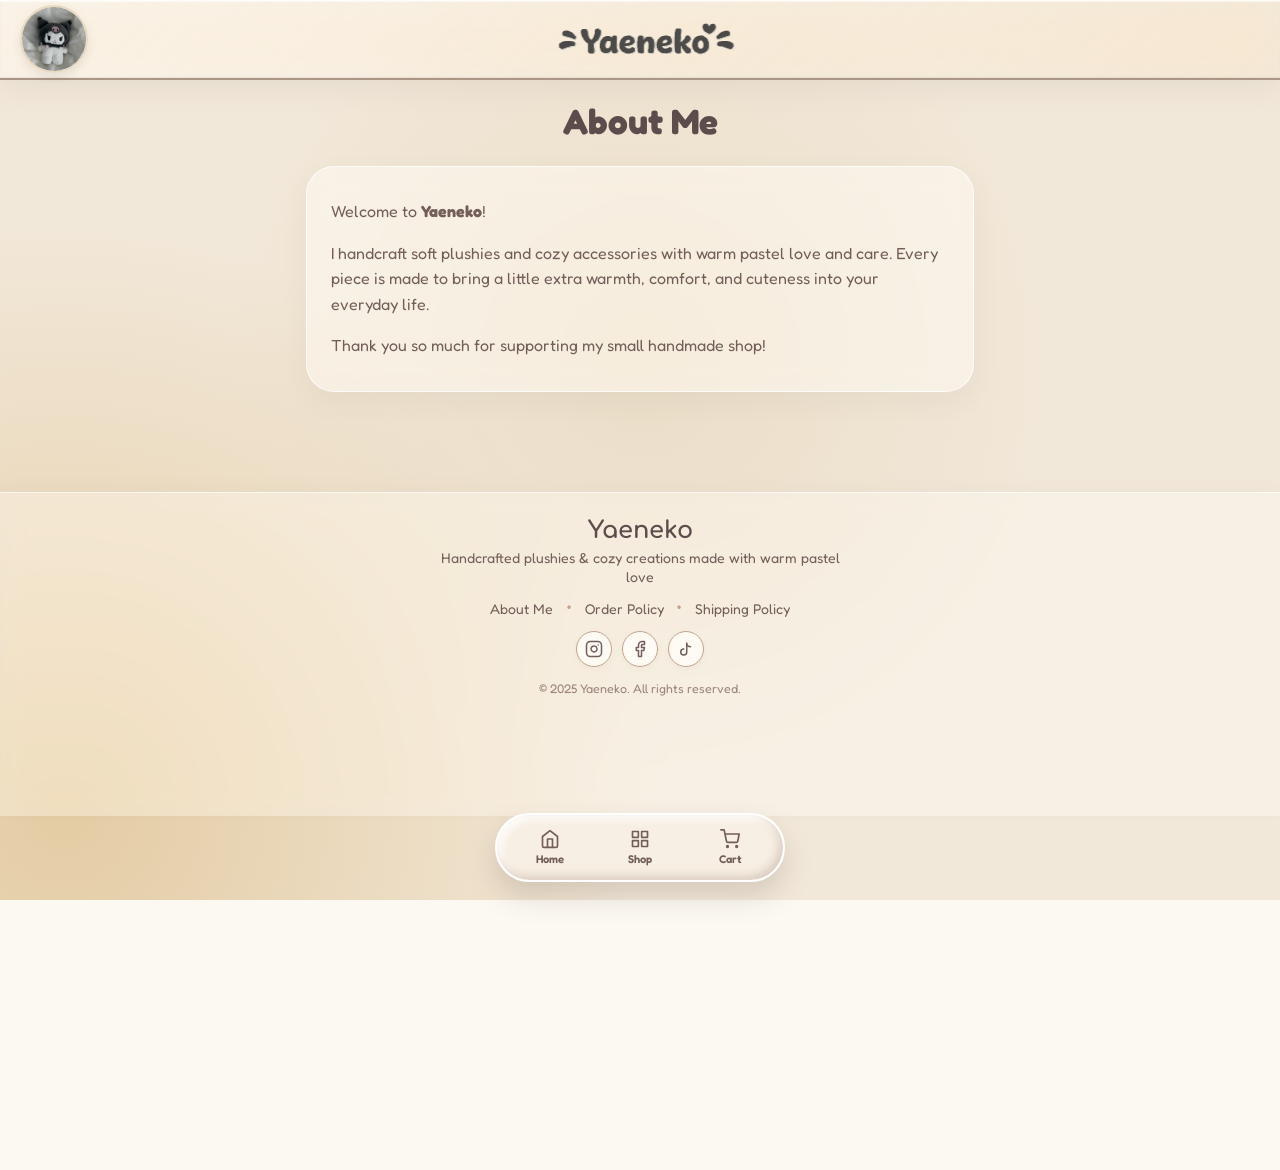
<file: about.html>
<!DOCTYPE html>
<html lang="en">
<head>
    <meta charset="UTF-8">
    <meta name="viewport" content="width=device-width, initial-scale=1.0">
    <title>About Me — Yaeneko</title>

    <link rel="preconnect" href="https://fonts.googleapis.com">
    <link rel="preconnect" href="https://fonts.gstatic.com" crossorigin>
    <link href="https://fonts.googleapis.com/css2?family=Comfortaa:wght@300..700&family=Fredoka:wght@400;600;700&display=swap" rel="stylesheet">
    
    <link rel="stylesheet" href="style.css">
    <script src="script.js" defer></script>

    <style>
        .page-container {
            max-width: 700px;
            margin: 80px auto 0 auto;
            padding: 20px 16px 60px 16px;
        }

        .page-title {
            font-family: 'Fredoka', 'Comfortaa', cursive, sans-serif;
            font-size: 2.2rem;
            color: #5c4d4c;
            text-align: center;
            margin-bottom: 24px;
        }

        .page-card {
            background: rgba(255, 255, 255, 0.45);
            backdrop-filter: blur(12px) saturate(130%);
            -webkit-backdrop-filter: blur(12px) saturate(130%);
            border: 1.5px solid rgba(255, 255, 255, 0.75);
            border-radius: 28px;
            padding: 32px 24px;
            box-shadow: 0 10px 28px rgba(92, 77, 76, 0.06);
            line-height: 1.6;
        }

        .page-card p {
            font-family: 'Fredoka', cursive, sans-serif;
            font-size: 1rem;
            color: #735e59;
            margin-bottom: 16px;
        }

        .page-card p:last-child {
            margin-bottom: 0;
        }
    </style>
</head>
<body>

    <div class="page-bg"></div>

<header class="shop-header">
    <a href="index.html" class="round-logo-link" aria-label="Yaeneko Home">
        <img src="kuromi logo.jpg" alt="Yaeneko" class="round-logo-img">
    </a>

    <a href="index.html" class="site-name-link" aria-label="Yaeneko Home">
        <img src="name.svg" alt="Yaeneko" class="site-name-img">
    </a>
</header>
    <main class="page-container">
        <h1 class="page-title">About Me </h1>
        <div class="page-card">
            <p>Welcome to <strong>Yaeneko</strong>!</p>
            <p>I handcraft soft plushies and cozy accessories with warm pastel love and care. Every piece is made to bring a little extra warmth, comfort, and cuteness into your everyday life.</p>
            <p>Thank you so much for supporting my small handmade shop!</p>
        </div>
    </main>

    <footer class="site-footer">
        <div class="footer-content">
            <h2 class="footer-logo">Yaeneko</h2>
            <p class="footer-bio">Handcrafted plushies & cozy creations made with warm pastel love </p>
            <nav class="footer-links-row" aria-label="Footer Navigation">
                <a href="about.html" class="footer-link">About Me</a>
                <span class="footer-dot">•</span>
                <a href="policies.html#order-policy" class="footer-link">Order Policy</a>
                <span class="footer-dot">•</span>
                <a href="policies.html#shipping-policy" class="footer-link">Shipping Policy</a>
            </nav>
            <div class="footer-socials-row">
                <a href="https://www.instagram.com/yaeneko.bd?utm_source=ig_web_button_share_sheet&igsh=ZDNlZDc0MzIxNw==" target="_blank" rel="noopener noreferrer" class="social-btn" aria-label="Instagram">
                    <svg width="18" height="18" viewBox="0 0 24 24" fill="none" stroke="currentColor" stroke-width="2" stroke-linecap="round" stroke-linejoin="round"><rect x="2" y="2" width="20" height="20" rx="5" ry="5"></rect><path d="M16 11.37A4 4 0 1 1 12.63 8 4 4 0 0 1 16 11.37z"></path><line x1="17.5" y1="6.5" x2="17.51" y2="6.5"></line></svg>
                </a>
                <a href="https://www.facebook.com/people/Yaenekobd/61579429420812/" target="_blank" rel="noopener noreferrer" class="social-btn" aria-label="Facebook">
                    <svg width="18" height="18" viewBox="0 0 24 24" fill="none" stroke="currentColor" stroke-width="2" stroke-linecap="round" stroke-linejoin="round"><path d="M18 2h-3a5 5 0 0 0-5 5v3H7v4h3v8h4v-8h3l1-4h-4V7a1 1 0 0 1 1-1h3z"></path></svg>
                </a>
                <a href="https://www.tiktok.com/@yaeneko.bd" target="_blank" rel="noopener noreferrer" class="social-btn" aria-label="TikTok">
                    <svg width="18" height="18" viewBox="0 0 24 24" fill="none" stroke="currentColor" stroke-width="2" stroke-linecap="round" stroke-linejoin="round"><path d="M9 12a4 4 0 1 0 4 4V4a5 5 0 0 0 5 5"></path></svg>
                </a>
            </div>
            <p class="footer-copyright">© 2025 Yaeneko. All rights reserved.</p>
        </div>
    </footer>

    <nav class="floating-nav" aria-label="Main Navigation">
        <a href="index.html" class="nav-item">
            <svg viewBox="0 0 24 24" fill="none" stroke="currentColor" stroke-width="2" stroke-linecap="round" stroke-linejoin="round"><path d="M3 9l9-7 9 7v11a2 2 0 0 1-2 2H5a2 2 0 0 1-2-2z"/><polyline points="9 22 9 12 15 12 15 22"/></svg>
            <span>Home</span>
        </a>
        <a href="shop.html" class="nav-item">
            <svg viewBox="0 0 24 24" fill="none" stroke="currentColor" stroke-width="2" stroke-linecap="round" stroke-linejoin="round"><rect x="3" y="3" width="7" height="7"/><rect x="14" y="3" width="7" height="7"/><rect x="14" y="14" width="7" height="7"/><rect x="3" y="14" width="7" height="7"/></svg>
            <span>Shop</span>
        </a>
        <a href="cart.html" class="nav-item">
            <svg viewBox="0 0 24 24" fill="none" stroke="currentColor" stroke-width="2" stroke-linecap="round" stroke-linejoin="round"><circle cx="9" cy="21" r="1"/><circle cx="20" cy="21" r="1"/><path d="M1 1h4l2.68 13.39a2 2 0 0 0 2 1.61h9.72a2 2 0 0 0 2-1.61L23 6H6"/></svg>
            <span>Cart</span>
        </a>
    </nav>

</body>
</html>
</file>
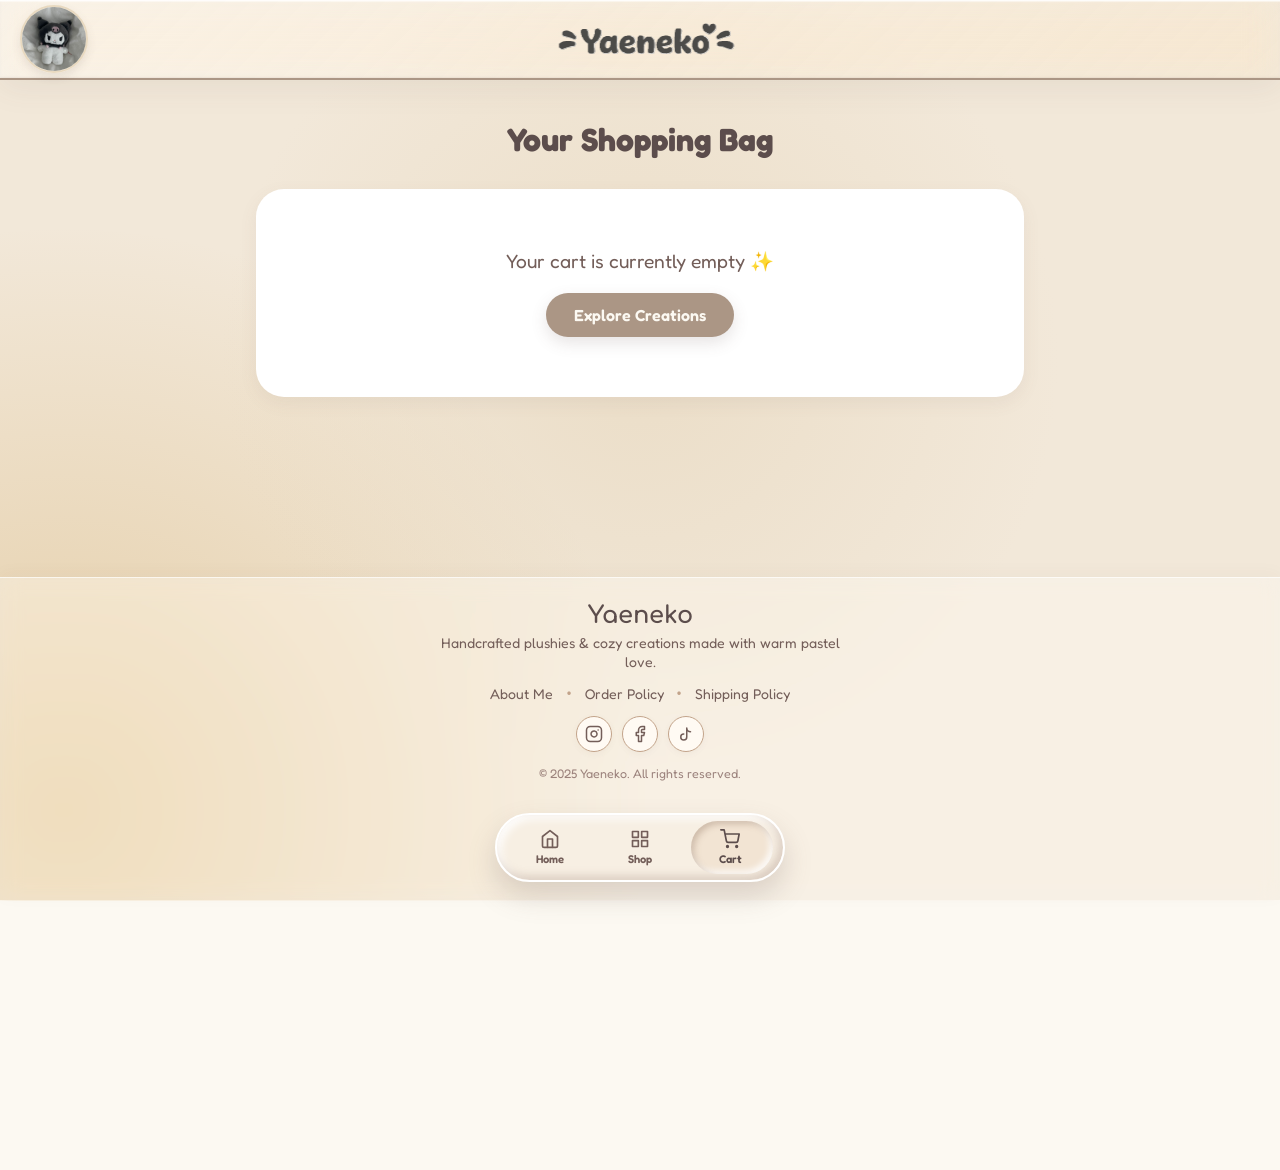
<file: cart.html>
<!DOCTYPE html>
<html lang="en">
<head>
    <meta charset="UTF-8">
    <meta name="viewport" content="width=device-width, initial-scale=1.0">
    <title>Your Cart — Yaeneko</title>

    <link rel="preconnect" href="https://fonts.googleapis.com">
    <link rel="preconnect" href="https://fonts.gstatic.com" crossorigin>
    <link href="https://fonts.googleapis.com/css2?family=Comfortaa:wght@300..700&family=Fredoka:wght@400;600;700&display=swap" rel="stylesheet">
    
    <link rel="stylesheet" href="style.css">

    <style>
        .cart-container {
            max-width: 800px;
            margin: 80px auto 0 auto;
            padding: 20px 16px 140px 16px;
        }

        .cart-title {
            font-family: 'Fredoka', 'Comfortaa', cursive, sans-serif;
            font-size: 2rem;
            color: #5c4d4c;
            text-align: center;
            margin: 20px 0 30px 0;
        }

        .cart-layout {
            display: flex;
            flex-direction: column;
            gap: 24px;
        }

        @media (min-width: 768px) {
            .cart-layout {
                display: grid;
                grid-template-columns: 1fr 320px;
                align-items: start;
            }
        }

        /* Cart Items Card List */
        .cart-items {
            display: flex;
            flex-direction: column;
            gap: 16px;
        }

        .cart-item {
            display: flex;
            align-items: center;
            gap: 16px;
            background: #ffffff;
            padding: 16px;
            border-radius: 24px;
            box-shadow: 0 6px 18px rgba(115, 94, 89, 0.08);
            border: 1px solid rgba(255, 255, 255, 0.7);
            transition: transform 0.2s ease;
        }

        .cart-item-img {
            width: 80px;
            height: 80px;
            border-radius: 16px;
            object-fit: cover;
            background-color: #f7efe3;
            flex-shrink: 0;
        }

        .cart-item-info {
            flex: 1;
            display: flex;
            flex-direction: column;
            gap: 4px;
        }

        .cart-item-title {
            font-family: 'Fredoka', cursive, sans-serif;
            font-size: 1.1rem;
            color: #5c4d4c;
            margin: 0;
        }

        .cart-item-price {
            font-weight: 700;
            color: #8c706b;
            font-size: 0.95rem;
        }

        /* Quantity Selector */
        .quantity-controls {
            display: flex;
            align-items: center;
            gap: 8px;
            margin-top: 6px;
        }

        .qty-btn {
            width: 28px;
            height: 28px;
            border-radius: 50%;
            border: none;
            background: #f7efe3;
            color: #5c4d4c;
            font-weight: bold;
            font-size: 1rem;
            cursor: pointer;
            display: flex;
            align-items: center;
            justify-content: center;
            transition: background 0.2s ease, transform 0.1s ease;
        }

        .qty-btn:active {
            transform: scale(0.9);
        }

        .qty-value {
            font-family: 'Fredoka', sans-serif;
            font-weight: 600;
            font-size: 0.95rem;
            min-width: 20px;
            text-align: center;
        }

.remove-btn {
  /* Layout & Sizing */
  display: inline-flex;
  align-items: center;
  justify-content: center;
  width: 32px;
  height: 32px;
  border-radius: 50%; /* Makes it perfectly pill/circle soft */
  border: none;
  
  /* Soft Palette (Pastel Pink) */
  background-color: #ffe5ec;
  color: #ff85a1;
  
  /* Micro-interactions */
  cursor: pointer;
  transition: all 0.25s cubic-bezier(0.34, 1.56, 0.64, 1); /* Bouncy, playful feel */
  outline: none;
}

.remove-btn:hover {
  background-color: #ffb3c1;
  color: #ffffff;
  transform: scale(1.1) rotate(6deg); /* Subtle playful wiggle */
  box-shadow: 0 4px 12px rgba(255, 133, 161, 0.3);
}

.remove-btn:active {
  transform: scale(0.92);
}

        /* Cart Summary Glass Card */
        .cart-summary {
            background: rgba(255, 255, 255, 0.85);
            backdrop-filter: blur(8px);
            border-radius: 28px;
            padding: 24px;
            border: 1.5px solid rgba(255, 255, 255, 0.8);
            box-shadow: 0 8px 24px rgba(115, 94, 89, 0.1);
            display: flex;
            flex-direction: column;
            gap: 16px;
        }

        .summary-title {
            font-family: 'Fredoka', cursive, sans-serif;
            font-size: 1.3rem;
            color: #5c4d4c;
            margin: 0;
            padding-bottom: 12px;
            border-bottom: 1px solid rgba(115, 94, 89, 0.15);
        }

        .summary-row {
            display: flex;
            justify-content: space-between;
            font-size: 0.95rem;
            color: #5c4d4c;
        }

        .summary-row.total {
            font-weight: 700;
            font-size: 1.15rem;
            padding-top: 12px;
            border-top: 1px solid rgba(115, 94, 89, 0.15);
        }

        .checkout-btn {
            width: 100%;
            padding: 14px;
            border: none;
            border-radius: 20px;
            background-color: #5c4d4c;
            color: #ffffff;
            font-family: 'Fredoka', cursive, sans-serif;
            font-size: 1rem;
            font-weight: 600;
            cursor: pointer;
            box-shadow: 0 6px 16px rgba(92, 77, 76, 0.2);
            transition: transform 0.2s ease, background 0.2s ease;
        }

        .checkout-btn:hover {
            background-color: #443736;
            transform: translateY(-2px);
        }

        /* Empty Cart State */
        .empty-cart {
            text-align: center;
            padding: 60px 20px;
            background: #ffffff;
            border-radius: 28px;
            box-shadow: 0 6px 18px rgba(115, 94, 89, 0.08);
        }

        .empty-cart p {
            font-family: 'Fredoka', cursive, sans-serif;
            font-size: 1.2rem;
            color: #735e59;
            margin-bottom: 20px;
        }

        .shop-now-btn {
            display: inline-block;
            padding: 12px 28px;
            background-color: #ab9685;
            color: #fcf9f2;
            border-radius: 30px;
            text-decoration: none;
            font-family: 'Fredoka', cursive, sans-serif;
            font-weight: 600;
            box-shadow: 0 6px 16px rgba(92, 77, 76, 0.15);
            transition: transform 0.2s ease;
        }

        .shop-now-btn:hover {
            transform: translateY(-2px);
        }
    </style>
</head>
<body>

    <div class="page-bg"></div>

<header class="shop-header">
    <a href="index.html" class="round-logo-link" aria-label="Yaeneko Home">
        <img src="kuromi logo.jpg" alt="Yaeneko" class="round-logo-img">
    </a>

    <a href="index.html" class="site-name-link" aria-label="Yaeneko Home">
        <img src="name.svg" alt="Yaeneko" class="site-name-img">
    </a>
</header>
    <main class="cart-container">
        <h2 class="cart-title">Your Shopping Bag</h2>

        <div id="cartView"></div>
    </main>
	
	
	<footer class="site-footer">
    <div class="footer-content">
        <h2 class="footer-logo">Yaeneko</h2>

        <p class="footer-bio">
            Handcrafted plushies & cozy creations made with warm pastel love.
        </p>

        <nav class="footer-links-row" aria-label="Footer Navigation">
            <a href="about.html" class="footer-link">About Me</a>
            <span class="footer-dot">•</span>
            <a href="policies.html#order-policy" class="footer-link">Order Policy</a>
            <span class="footer-dot">•</span>
            <a href="policies.html#order-policy" class="footer-link">Shipping Policy</a>
        </nav>

        <div class="footer-socials-row">
            <a href="https://www.instagram.com/yaeneko.bd?utm_source=ig_web_button_share_sheet&igsh=ZDNlZDc0MzIxNw==" 
               target="_blank" 
               rel="noopener noreferrer" 
               class="social-btn" 
               aria-label="Instagram">
                <svg width="18" height="18" viewBox="0 0 24 24" fill="none" stroke="currentColor" stroke-width="2" stroke-linecap="round" stroke-linejoin="round">
                    <rect x="2" y="2" width="20" height="20" rx="5" ry="5"></rect>
                    <path d="M16 11.37A4 4 0 1 1 12.63 8 4 4 0 0 1 16 11.37z"></path>
                    <line x1="17.5" y1="6.5" x2="17.51" y2="6.5"></line>
                </svg>
            </a>

            <a href="https://www.facebook.com/people/Yaenekobd/61579429420812/" 
               target="_blank" 
               rel="noopener noreferrer" 
               class="social-btn" 
               aria-label="Facebook">
                <svg width="18" height="18" viewBox="0 0 24 24" fill="none" stroke="currentColor" stroke-width="2" stroke-linecap="round" stroke-linejoin="round">
                    <path d="M18 2h-3a5 5 0 0 0-5 5v3H7v4h3v8h4v-8h3l1-4h-4V7a1 1 0 0 1 1-1h3z"></path>
                </svg>
            </a>

            <a href="https://www.tiktok.com/@yaeneko.bd" 
               target="_blank" 
               rel="noopener noreferrer" 
               class="social-btn" 
               aria-label="TikTok">
                <svg width="18" height="18" viewBox="0 0 24 24" fill="none" stroke="currentColor" stroke-width="2" stroke-linecap="round" stroke-linejoin="round">
                    <path d="M9 12a4 4 0 1 0 4 4V4a5 5 0 0 0 5 5"></path>
                </svg>
            </a>
        </div>

        <p class="footer-copyright">© 2025 Yaeneko. All rights reserved.</p>
    </div>
</footer>

    <nav class="floating-nav" aria-label="Main Navigation">
        <div class="nav-indicator" id="navIndicator"></div>
        <a href="index.html" class="nav-item" aria-label="Home">
            <svg viewBox="0 0 24 24" fill="none" stroke="currentColor" stroke-width="2" stroke-linecap="round" stroke-linejoin="round">
                <path d="M3 9l9-7 9 7v11a2 2 0 0 1-2 2H5a2 2 0 0 1-2-2z"/>
                <polyline points="9 22 9 12 15 12 15 22"/>
            </svg>
            <span>Home</span>
        </a>

        <a href="shop.html" class="nav-item" aria-label="Shop">
            <svg viewBox="0 0 24 24" fill="none" stroke="currentColor" stroke-width="2" stroke-linecap="round" stroke-linejoin="round">
                <rect x="3" y="3" width="7" height="7"/>
                <rect x="14" y="3" width="7" height="7"/>
                <rect x="14" y="14" width="7" height="7"/>
                <rect x="3" y="14" width="7" height="7"/>
            </svg>
            <span>Shop</span>
        </a>

        <a href="cart.html" class="nav-item active" aria-label="Cart">
            <svg viewBox="0 0 24 24" fill="none" stroke="currentColor" stroke-width="2" stroke-linecap="round" stroke-linejoin="round">
                <circle cx="9" cy="21" r="1"></circle>
                <circle cx="20" cy="21" r="1"></circle>
                <path d="M1 1h4l2.68 13.39a2 2 0 0 0 2 1.61h9.72a2 2 0 0 0 2-1.61L23 6H6"></path>
            </svg>
            <span>Cart</span>
        </a>
    </nav>

    <script src="script.js"></script>
    <script>
        function getCart() {
            return JSON.parse(localStorage.getItem('cart')) || [];
        }

        function saveCart(cart) {
            localStorage.setItem('cart', JSON.stringify(cart));
            if (typeof updateCartBadge === 'function') {
                updateCartBadge();
            }
            renderCart();
        }

        function changeQuantity(index, delta) {
            let cart = getCart();
            if (cart[index]) {
                cart[index].quantity = (cart[index].quantity || 1) + delta;
                if (cart[index].quantity <= 0) {
                    cart.splice(index, 1);
                }
            }
            saveCart(cart);
        }

        function removeItem(index) {
            let cart = getCart();
            cart.splice(index, 1);
            saveCart(cart);
        }

        function parsePrice(priceStr) {
            if (!priceStr) return 0;
            return parseFloat(priceStr.replace(/[^0-9.-]+/g, "")) || 0;
        }

        function renderCart() {
            const container = document.getElementById('cartView');
            const cart = getCart();

            if (cart.length === 0) {
                container.innerHTML = `
                    <div class="empty-cart">
                        <p>Your cart is currently empty ✨</p>
                        <a href="shop.html" class="shop-now-btn">Explore Creations</a>
                    </div>
                `;
                return;
            }

            let subtotal = 0;
            let itemsHTML = cart.map((item, index) => {
                const itemQty = item.quantity || 1;
                const priceNum = parsePrice(item.price);
                const itemTotal = priceNum * itemQty;
                subtotal += itemTotal;

                const imageSrc = Array.isArray(item.images) ? item.images[0] : (item.image || 'logo1.jpg');

                return `
                    <div class="cart-item">
                        <img src="${imageSrc}" alt="${item.title}" class="cart-item-img">
                        <div class="cart-item-info">
                            <h3 class="cart-item-title">${item.title}</h3>
                            <span class="cart-item-price">${item.price || formatBDT(0)}</span>
                            <div class="quantity-controls">
                                <button class="qty-btn" onclick="changeQuantity(${index}, -1)">-</button>
                                <span class="qty-value">${itemQty}</span>
                                <button class="qty-btn" onclick="changeQuantity(${index}, 1)">+</button>
                            </div>
                        </div>
                    <button class="remove-btn" onclick="removeItem(${index})" aria-label="Remove item">
  <svg width="16" height="16" viewBox="0 0 24 24" fill="none" stroke="currentColor" stroke-width="2.5" stroke-linecap="round" stroke-linejoin="round">
    <line x1="18" y1="6" x2="6" y2="18"></line>
    <line x1="6" y1="6" x2="18" y2="18"></line>
  </svg>
</button>
                    </div>
                `;
            }).join('');

            // Flat shipping fee in Taka — adjust this to whatever you actually charge.
            

            container.innerHTML = `
                <div class="cart-layout">
                    <div class="cart-items">
                        ${itemsHTML}
                    </div>

                <div class="cart-summary">
                        <h3 class="summary-title">Order Summary</h3>
                        <div class="summary-row total">
                            <span>Total</span>
                            <span>${formatBDT(subtotal)}</span>
                        </div>
                        <button class="checkout-btn" onclick="window.location.href='checkout.html'">
                            Proceed to Checkout
                        </button>
                    </div>
                </div>
            `;
        }
        document.addEventListener('DOMContentLoaded', renderCart);
    </script>
</body>
</html>
</file>
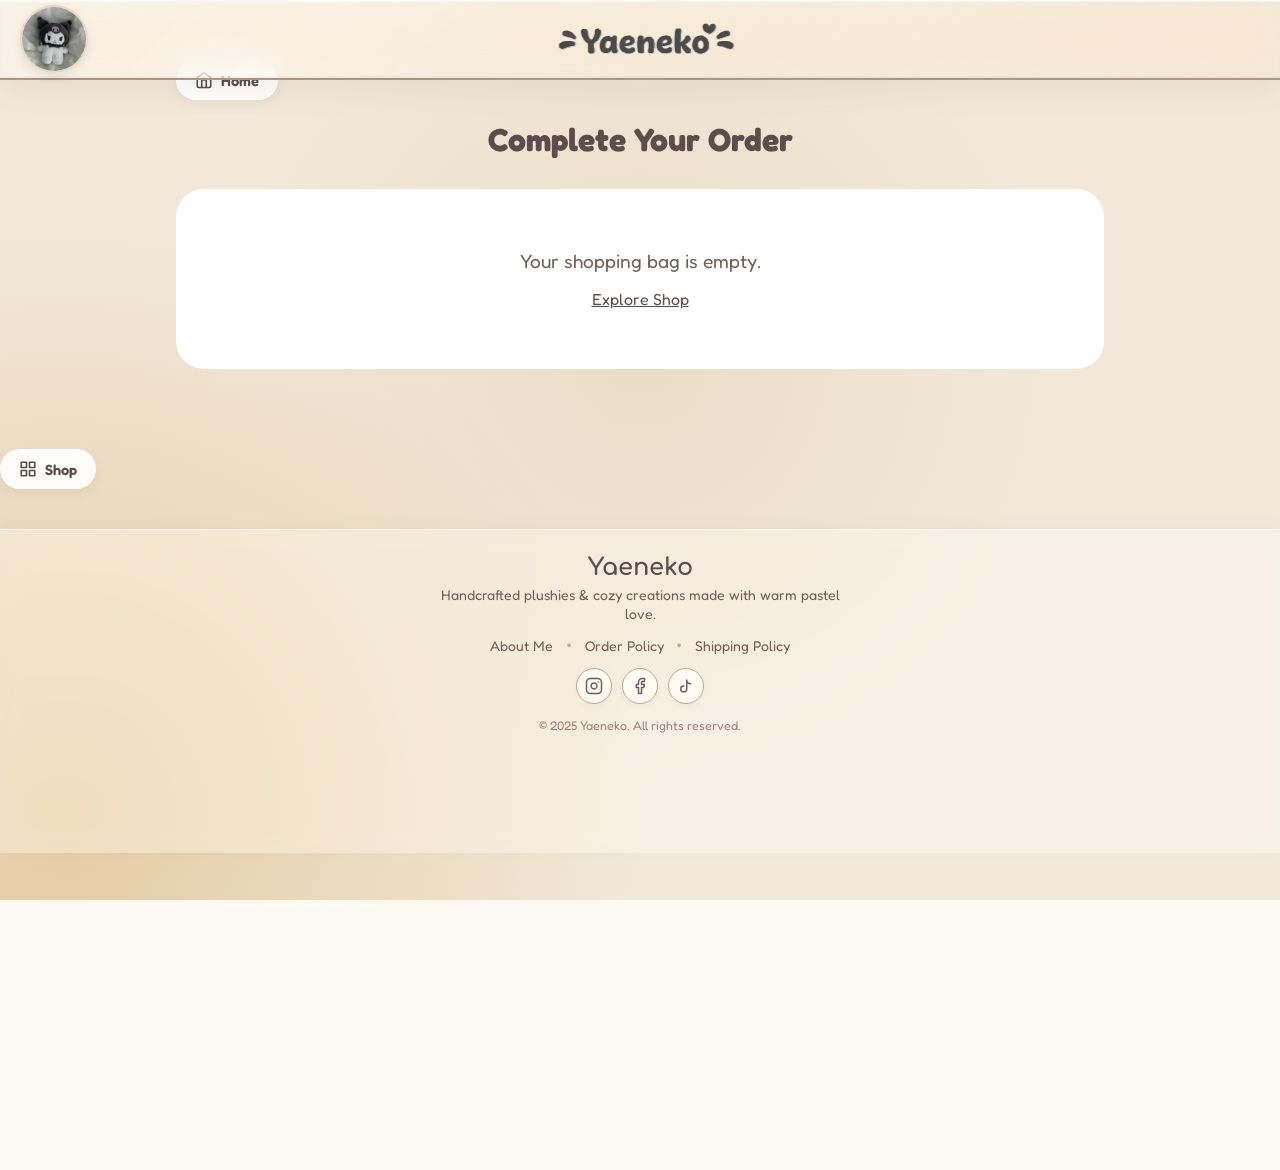
<file: checkout.html>
<!DOCTYPE html>
<html lang="en">
<head>
    <meta charset="UTF-8">
    <meta name="viewport" content="width=device-width, initial-scale=1.0">
    <title>Checkout — Yaeneko</title>

    <link rel="preconnect" href="https://fonts.googleapis.com">
    <link rel="preconnect" href="https://fonts.gstatic.com" crossorigin>
    <link href="https://fonts.googleapis.com/css2?family=Comfortaa:wght@300..700&family=Fredoka:wght@400;600;700&display=swap" rel="stylesheet">
    
    <link rel="stylesheet" href="style.css">
    <script src="script.js" defer></script>

    <style>
        .checkout-container {
            max-width: 960px;
            margin: 40px auto 0 auto;
            padding: 20px 16px 80px 16px;
        }

        .checkout-title {
            font-family: 'Fredoka', 'Comfortaa', cursive, sans-serif;
            font-size: 2rem;
            color: #5c4d4c;
            text-align: center;
            margin: 20px 0 30px 0;
        }

        .checkout-layout {
            display: flex;
            flex-direction: column;
            gap: 24px;
        }

        @media (min-width: 850px) {
            .checkout-layout {
                display: grid;
                grid-template-columns: 1fr 380px;
                align-items: start;
            }
        }

        .checkout-card {
            background: rgba(255, 255, 255, 0.88);
            backdrop-filter: blur(10px);
            border-radius: 28px;
            padding: 24px;
            border: 1.5px solid rgba(255, 255, 255, 0.8);
            box-shadow: 0 8px 24px rgba(115, 94, 89, 0.08);
            margin-bottom: 20px;
        }

        .section-heading {
            font-family: 'Fredoka', cursive, sans-serif;
            font-size: 1.25rem;
            color: #5c4d4c;
            margin-bottom: 18px;
            display: flex;
            align-items: center;
            gap: 8px;
            border-bottom: 1px solid rgba(115, 94, 89, 0.12);
            padding-bottom: 10px;
        }

        .form-grid {
            display: grid;
            grid-template-columns: 1fr;
            gap: 16px;
        }

        @media (min-width: 550px) {
            .form-grid.two-col {
                grid-template-columns: 1fr 1fr;
            }
            .form-grid.three-col {
                grid-template-columns: 1fr 1fr 1fr;
            }
        }

        .form-group {
            display: flex;
            flex-direction: column;
            gap: 6px;
        }

        .form-group label {
            font-family: 'Fredoka', sans-serif;
            font-size: 0.9rem;
            color: #5c4d4c;
            font-weight: 600;
        }

        .form-group input,
        .form-group select,
        .form-group textarea {
            width: 100%;
            padding: 12px 14px;
            border-radius: 16px;
            border: 1.5px solid #e2d7c8;
            background-color: #fffaf5;
            font-family: inherit;
            font-size: 0.95rem;
            color: #5c4d4c;
            outline: none;
            transition: all 0.2s ease;
        }

        .form-group input:focus,
        .form-group select:focus,
        .form-group textarea:focus {
            border-color: #ab9685;
            background-color: #ffffff;
            box-shadow: 0 0 0 3px rgba(171, 150, 133, 0.2);
        }

        .form-group select:disabled {
            background-color: #f1ebd8;
            opacity: 0.6;
            cursor: not-allowed;
        }

        .advance-notice {
            background: #fff4e5;
            border: 1.5px solid #f3d1a8;
            border-radius: 18px;
            padding: 14px 16px;
            margin-bottom: 18px;
            font-size: 0.88rem;
            color: #735e59;
            line-height: 1.45;
        }

        .advance-notice strong {
            color: #d97706;
            font-family: 'Fredoka', sans-serif;
        }

        .order-summary-card {
            background: rgba(255, 255, 255, 0.92);
            backdrop-filter: blur(10px);
            border-radius: 28px;
            padding: 24px;
            border: 1.5px solid rgba(255, 255, 255, 0.9);
            box-shadow: 0 8px 24px rgba(115, 94, 89, 0.1);
            position: sticky;
            top: 20px;
        }

        .cart-mini-item {
            display: flex;
            align-items: center;
            gap: 12px;
            padding: 10px 0;
            border-bottom: 1px dashed rgba(115, 94, 89, 0.15);
        }

        .cart-mini-img {
            width: 48px;
            height: 48px;
            border-radius: 12px;
            object-fit: cover;
            background: #f7efe3;
        }

        .cart-mini-info {
            flex: 1;
        }

        .cart-mini-title {
            font-family: 'Fredoka', sans-serif;
            font-size: 0.9rem;
            color: #5c4d4c;
        }

        .cart-mini-meta {
            font-size: 0.8rem;
            color: #8c706b;
        }

        .price-breakdown {
            margin-top: 16px;
            display: flex;
            flex-direction: column;
            gap: 10px;
        }

        .summary-row {
            display: flex;
            justify-content: space-between;
            font-size: 0.95rem;
            color: #5c4d4c;
        }

        .summary-row.highlight {
            background-color: #f7efe3;
            padding: 12px;
            border-radius: 16px;
            font-weight: 700;
            color: #5c4d4c;
            border: 1px solid #ebdccb;
        }

        .summary-row.highlight .amount {
            color: #d97706;
            font-size: 1.1rem;
        }

        .summary-row.due {
            padding: 4px 12px;
            font-size: 0.88rem;
            color: #8c706b;
        }

        .place-order-btn {
            width: 100%;
            padding: 16px;
            margin-top: 18px;
            border: none;
            border-radius: 20px;
            background-color: #5c4d4c;
            color: #ffffff;
            font-family: 'Fredoka', cursive, sans-serif;
            font-size: 1.05rem;
            font-weight: 600;
            cursor: pointer;
            box-shadow: 0 6px 16px rgba(92, 77, 76, 0.2);
            transition: all 0.2s ease;
        }

        .place-order-btn:hover {
            background-color: #443736;
            transform: translateY(-2px);
        }

        .payment-methods {
            display: flex;
            gap: 10px;
            margin-top: 10px;
        }

        .payment-option {
            flex: 1;
            padding: 12px 8px;
            border-radius: 16px;
            border: 1.5px solid #e2d7c8;
            background: #fffaf5;
            text-align: center;
            cursor: pointer;
            font-family: 'Fredoka', sans-serif;
            font-size: 0.85rem;
            transition: all 0.2s ease;
        }

        .payment-option.active {
            border-color: #5c4d4c;
            background: #5c4d4c;
            color: #fff;
            font-weight: 600;
        }

        .empty-checkout {
            text-align: center;
            padding: 60px 20px;
            background: #ffffff;
            border-radius: 28px;
        }

        /* Top Left Home Link Styling */
        .corner-nav-btn {
            display: inline-flex;
            align-items: center;
            gap: 8px;
            padding: 10px 18px;
            background: rgba(255, 255, 255, 0.9);
            backdrop-filter: blur(8px);
            border: 1.5px solid rgba(255, 255, 255, 0.9);
            border-radius: 24px;
            color: #5c4d4c;
            text-decoration: none;
            font-family: 'Fredoka', sans-serif;
            font-size: 0.92rem;
            font-weight: 600;
            box-shadow: 0 4px 12px rgba(115, 94, 89, 0.08);
            transition: all 0.25 ease;
        }

        .corner-nav-btn:hover {
            background: #ffffff;
            transform: translateY(-2px);
            box-shadow: 0 6px 16px rgba(115, 94, 89, 0.15);
            color: #443736;
        }

        .corner-nav-btn svg {
            width: 18px;
            height: 18px;
        }

        /* Fixed Bottom Left Shop Button */
        .bottom-left-btn {
            display: inline-flex;
            align-items: center;
            gap: 8px;
            padding: 10px 18px;
            background: rgba(255, 255, 255, 0.9);
            backdrop-filter: blur(8px);
            border: 1.5px solid rgba(255, 255, 255, 0.9);
            border-radius: 24px;
            color: #5c4d4c;
            text-decoration: none;
            font-family: 'Fredoka', sans-serif;
            font-size: 0.92rem;
            font-weight: 600;
            box-shadow: 0 4px 12px rgba(115, 94, 89, 0.08);
            transition: all 0.25 ease;
        }
    </style>
</head>
<body>

    <div class="page-bg"></div>

<header class="shop-header">
    <a href="index.html" class="round-logo-link" aria-label="Yaeneko Home">
        <img src="kuromi logo.jpg" alt="Yaeneko" class="round-logo-img">
    </a>

    <a href="index.html" class="site-name-link" aria-label="Yaeneko Home">
        <img src="name.svg" alt="Yaeneko" class="site-name-img">
    </a>
</header>
    <main class="checkout-container">
        <a href="index.html" class="corner-nav-btn">
            <svg viewBox="0 0 24 24" fill="none" stroke="currentColor" stroke-width="2.2" stroke-linecap="round" stroke-linejoin="round">
                <path d="M3 9l9-7 9 7v11a2 2 0 0 1-2 2H5a2 2 0 0 1-2-2z"/>
                <polyline points="9 22 9 12 15 12 15 22"/>
            </svg>
            <span>Home</span>
        </a>

        <h2 class="checkout-title">Complete Your Order</h2>

        <div id="checkoutView"></div>
    </main>

    <a href="shop.html" class="corner-nav-btn bottom-left-btn">
        <svg viewBox="0 0 24 24" fill="none" stroke="currentColor" stroke-width="2.2" stroke-linecap="round" stroke-linejoin="round">
            <rect x="3" y="3" width="7" height="7"/>
            <rect x="14" y="3" width="7" height="7"/>
            <rect x="14" y="14" width="7" height="7"/>
            <rect x="3" y="14" width="7" height="7"/>
        </svg>
        <span>Shop</span>
    </a>

    <footer class="site-footer">
        <div class="footer-content">
            <h2 class="footer-logo">Yaeneko</h2>

            <p class="footer-bio">
                Handcrafted plushies & cozy creations made with warm pastel love.
            </p>

            <nav class="footer-links-row" aria-label="Footer Navigation">
                <a href="about.html" class="footer-link">About Me</a>
                <span class="footer-dot">•</span>
                <a href="policies.html#order-policy" class="footer-link">Order Policy</a>
                <span class="footer-dot">•</span>
                <a href="policies.html#order-policy" class="footer-link">Shipping Policy</a>
            </nav>

            <div class="footer-socials-row">
                <a href="https://www.instagram.com/yaeneko.bd?utm_source=ig_web_button_share_sheet&igsh=ZDNlZDc0MzIxNw==" 
                   target="_blank" 
                   rel="noopener noreferrer" 
                   class="social-btn" 
                   aria-label="Instagram">
                    <svg width="18" height="18" viewBox="0 0 24 24" fill="none" stroke="currentColor" stroke-width="2" stroke-linecap="round" stroke-linejoin="round">
                        <rect x="2" y="2" width="20" height="20" rx="5" ry="5"></rect>
                        <path d="M16 11.37A4 4 0 1 1 12.63 8 4 4 0 0 1 16 11.37z"></path>
                        <line x1="17.5" y1="6.5" x2="17.51" y2="6.5"></line>
                    </svg>
                </a>

                <a href="https://www.facebook.com/people/Yaenekobd/61579429420812/" 
                   target="_blank" 
                   rel="noopener noreferrer" 
                   class="social-btn" 
                   aria-label="Facebook">
                    <svg width="18" height="18" viewBox="0 0 24 24" fill="none" stroke="currentColor" stroke-width="2" stroke-linecap="round" stroke-linejoin="round">
                        <path d="M18 2h-3a5 5 0 0 0-5 5v3H7v4h3v8h4v-8h3l1-4h-4V7a1 1 0 0 1 1-1h3z"></path>
                    </svg>
                </a>

                <a href="https://www.tiktok.com/@yaeneko.bd" 
                   target="_blank" 
                   rel="noopener noreferrer" 
                   class="social-btn" 
                   aria-label="TikTok">
                    <svg width="18" height="18" viewBox="0 0 24 24" fill="none" stroke="currentColor" stroke-width="2" stroke-linecap="round" stroke-linejoin="round">
                        <path d="M9 12a4 4 0 1 0 4 4V4a5 5 0 0 0 5 5"></path>
                    </svg>
                </a>
            </div>

            <p class="footer-copyright">© 2025 Yaeneko. All rights reserved.</p>
        </div>
    </footer>

<script>
        // Complete Bangladesh Locations Data (8 Divisions, 64 Districts, All Sub-districts/Thanas)
        const bdLocations = {
          "Dhaka Division": {
            "Dhaka": ["Dhamrai", "Dohar", "Keraniganj", "Nawabganj", "Savar", "Dhanmondi Thana", "Gulshan Thana", "Mirpur Thana", "Uttara Thana", "Mohammadpur Thana", "Tejgaon Thana", "Motijheel Thana", "Ramna Thana", "Shahbagh Thana", "Lalbagh Thana", "Badda Thana", "Khilgaon Thana", "Jatrabari Thana", "Demra Thana", "Hazaribagh Thana", "New Market Thana", "Paltan Thana", "Cantonment Thana", "Kafrul Thana", "Pallabi Thana", "Adabor Thana", "Darus Salam Thana", "Rampura Thana", "Sabujbagh Thana", "Sutrapur Thana", "Kotwali Thana", "Chawkbazar Thana", "Gendaria Thana", "Bangshal Thana", "Turag Thana", "Uttarkhan Thana", "Dakshinkhan Thana", "Vatara Thana", "Bhashantek Thana", "Hatirjheel Thana", "Kadamtali Thana", "Kamrangirchar Thana"],
            "Gazipur": ["Gazipur Sadar", "Kaliakoir", "Kaliganj", "Kapasia", "Sreepur", "Tongi East Thana", "Tongi West Thana", "Konabari Thana", "Kashimpur Thana", "Gachha Thana", "Bason Thana"],
            "Narayanganj": ["Araihazar", "Bandar", "Narayanganj Sadar", "Rupganj", "Sonargaon", "Siddhirganj Thana", "Fatullah Thana"],
            "Tangail": ["Tangail Sadar", "Bashail", "Bhuapur", "Delduar", "Dhanbari", "Ghatail", "Gopalpur", "Kalihati", "Madhupur", "Mirzapur", "Nagarpur", "Sakhipur"],
            "Manikganj": ["Manikganj Sadar", "Daulatpur", "Ghior", "Harirampur", "Saturia", "Shibalaya", "Singair"],
            "Munshiganj": ["Munshiganj Sadar", "Gazaria", "Tongibari", "Serajdikhan", "Sreenagar", "Louhajang"],
            "Narsingdi": ["Narsingdi Sadar", "Belabo", "Monohardi", "Palash", "Raipura", "Shibpur"],
            "Faridpur": ["Faridpur Sadar", "Alfadanga", "Bhanga", "Boalmari", "Charbhadrasan", "Madhukhali", "Nagarkanda", "Sadarpur", "Saltha"],
            "Gopalganj": ["Gopalganj Sadar", "Kashiani", "Kotalipara", "Muksudpur", "Tungipara"],
            "Madaripur": ["Madaripur Sadar", "Kalkini", "Rajoir", "Shibchar", "Dasar"],
            "Rajbari": ["Rajbari Sadar", "Baliakandi", "Goalandaghat", "Pangsha", "Kalukhali"],
            "Shariatpur": ["Shariatpur Sadar", "Bhedarganj", "Damudya", "Gosairhat", "Naria", "Zanjira"],
            "Kishoreganj": ["Kishoreganj Sadar", "Austagram", "Bajitpur", "Bhairab", "Hossainpur", "Itna", "Karimganj", "Katiadi", "Kuliarchar", "Mithamain", "Nikli", "Pakundia", "Tarail"]
          },
          "Chattogram Division": {
            "Chattogram": ["Anwara", "Banshkhali", "Boalkhali", "Chandanaish", "Fatikchhari", "Fatikchhari Uttar", "Hathazari", "Karnaphuli", "Lohagara", "Mirsarai", "Patiya", "Rangunia", "Raozan", "Sandwip", "Satkania", "Sitakunda", "Kotwali Thana", "Panchlaish Thana", "Port Thana", "Double Mooring Thana", "Pahartali Thana", "Chandgaon Thana", "Halishahar Thana", "Patenga Thana", "Khulshi Thana", "Bayezid Bostami Thana", "Bakalia Thana", "Akbar Shah Thana", "Chawkbazar Thana", "EPZ Thana", "Sadarghat Thana"],
            "Cox's Bazar": ["Cox's Bazar Sadar", "Chakaria", "Matamuhuri", "Pekua", "Kutubdia", "Moheshkhali", "Ramu", "Teknaf", "Ukhiya", "Eidgaon"],
            "Bandarban": ["Bandarban Sadar", "Ali Kadam", "Lama", "Naikhongchhari", "Rowangchhari", "Ruma", "Thanchi"],
            "Rangamati": ["Rangamati Sadar", "Belaichhari", "Bagaichhari", "Barkal", "Juraichhari", "Kaptai", "Kawkhali", "Langadu", "Nannerchar", "Rajasthali"],
            "Khagrachhari": ["Khagrachhari Sadar", "Dighinala", "Guimara", "Lakhichhari", "Mahalchhari", "Manikchhari", "Matiranga", "Panchhari", "Ramgarh"],
            "Feni": ["Feni Sadar", "Chhagalnaiya", "Daganbhuiyan", "Fulgazi", "Parshuram", "Sonagazi"],
            "Noakhali": ["Noakhali Sadar", "Begumganj", "Chatkhil", "Companiganj", "Hatiya", "Kabirhat", "Senbagh", "Subarnachar", "Sonaimuri"],
            "Lakshmipur": ["Lakshmipur Sadar", "Raipur", "Ramganj", "Ramgati", "Kamalnagar", "Chandraganj"],
            "Cumilla": ["Cumilla Adarsha Sadar", "Cumilla Sadar Dakshin", "Barura", "Brahmanpara", "Burichang", "Chandina", "Chauddagram", "Daudkandi", "Debidwar", "Homna", "Laksam", "Lalmai", "Meghna", "Monohargonj", "Muradnagar", "Bangra", "Nangalkot", "Titas"],
            "Chandpur": ["Chandpur Sadar", "Faridganj", "Haimchar", "Hajiganj", "Kachua", "Matlab North", "Matlab South", "Shahrasti"],
            "Brahmanbaria": ["Brahmanbaria Sadar", "Akhaura", "Ashuganj", "Bancharampur", "Bijoynagar", "Kasba", "Nabinagar", "Nasirnagar", "Sarail"]
          },
          "Rajshahi Division": {
            "Rajshahi": ["Godagari", "Tanore", "Mohanpur", "Bagmara", "Durgapur", "Puthia", "Charghat", "Bagha", "Paba", "Boalia Thana", "Rajpara Thana", "Motihar Thana", "Shah Makhdum Thana", "Chandrima Thana", "Katakhali Thana", "Belpukur Thana", "Kashia Danga Thana"],
            "Bogura": ["Bogura Sadar", "Adamdighi", "Dhunat", "Dhupchanchia", "Gabtali", "Kahaloo", "Nandigram", "Sariakandi", "Shajahanpur", "Sherpur", "Shibganj", "Mokamtola", "Sonatola"],
            "Joypurhat": ["Joypurhat Sadar", "Akkelpur", "Kalai", "Khetlal", "Panchbibi"],
            "Naogaon": ["Naogaon Sadar", "Atrai", "Badalgachhi", "Dhamoirhat", "Manda", "Mahadevpur", "Niamatpur", "Patnitala", "Porsha", "Raninagar", "Sapahar"],
            "Natore": ["Natore Sadar", "Bagatipara", "Baraigram", "Gurudaspur", "Lalpur", "Singra", "Naldanga"],
            "Chapai Nawabganj": ["Chapai Nawabganj Sadar", "Bholahat", "Gomastapur", "Nachole", "Shibganj"],
            "Pabna": ["Pabna Sadar", "Atgharia", "Bera", "Bhangura", "Chatmohar", "Faridpur", "Ishwardi", "Santhia", "Sujanagar"],
            "Sirajganj": ["Sirajganj Sadar", "Belkuchi", "Chauhali", "Kamarkhanda", "Kazipur", "Raiganj", "Shahjadpur", "Tarash", "Ullahpara"]
          },
          "Khulna Division": {
            "Khulna": ["Batiaghata", "Dacope", "Dumuria", "Dighalia", "Koyra", "Paikgachha", "Phultala", "Rupsha", "Terokhada", "Khulna Sadar Thana", "Sonadanga Thana", "Khalishpur Thana", "Daulatpur Thana", "Khan Jahan Ali Thana", "Aranghata Thana", "Harintana Thana"],
            "Bagerhat": ["Bagerhat Sadar", "Chitalmari", "Fakirhat", "Kachua", "Mollahat", "Mongla", "Morrelganj", "Rampal", "Sarankhola"],
            "Satkhira": ["Satkhira Sadar", "Assasuni", "Debhata", "Kalaroa", "Kaliganj", "Shyamnagar", "Tala"],
            "Jashore": ["Jashore Sadar", "Abhaynagar", "Bagherpara", "Chaugachha", "Jhikargachha", "Keshabpur", "Manirampur", "Sharsha"],
            "Jhenaidah": ["Jhenaidah Sadar", "Harinakunda", "Kaliganj", "Kotchandpur", "Maheshpur", "Shailkupa"],
            "Magura": ["Magura Sadar", "Mohammadpur", "Shalitha", "Sreepur"],
            "Narail": ["Narail Sadar", "Kalia", "Lohagara"],
            "Kushtia": ["Kushtia Sadar", "Bheramara", "Daulatpur", "Khoksa", "Kumarkhali", "Mirpur"],
            "Meherpur": ["Meherpur Sadar", "Gangni", "Mujibnagar"],
            "Chuadanga": ["Chuadanga Sadar", "Alamdanga", "Damurhuda", "Jibannagar"]
          },
          "Barishal Division": {
            "Barishal": ["Barishal Sadar", "Agailjhara", "Babuganj", "Bakerganj", "Banaripara", "Gaurnadi", "Hizla", "Mehendiganj", "Muladi", "Wazirpur", "Kotwali Thana", "Airport Thana", "Kawnia Thana", "Bandar Thana"],
            "Bhola": ["Bhola Sadar", "Burhanuddin", "Char Fasson", "Daulatkhan", "Lalmohan", "Manpura", "Tazumuddin"],
            "Jhalokati": ["Jhalokati Sadar", "Kathalia", "Nalchity", "Rajapur"],
            "Patuakhali": ["Patuakhali Sadar", "Bauphal", "Dashmina", "Dumki", "Galachipa", "Kalapara", "Mirzaganj", "Rangabali"],
            "Pirojpur": ["Pirojpur Sadar", "Bhandaria", "Indurkani", "Kawkhali", "Mathbaria", "Nazirpur", "Nesarabad"],
            "Barguna": ["Barguna Sadar", "Amtali", "Bamna", "Betagi", "Patharghata", "Taltali"]
          },
          "Sylhet Division": {
            "Sylhet": ["Sylhet Sadar", "Balaganj", "Beanibazar", "Bishwanath", "Companiganj", "Fenchuganj", "Golapganj", "Gowainghat", "Jaintiapur", "Kanaighat", "Osmani Nagar", "Zakiganj", "Dakshin Surma", "Kotwali Thana", "Jalalabad Thana", "Airport Thana", "Moglabazar Thana", "Shah Paran Thana"],
            "Moulvibazar": ["Moulvibazar Sadar", "Barlekha", "Juri", "Kamalganj", "Kulaura", "Rajnagar", "Sreemangal"],
            "Habiganj": ["Habiganj Sadar", "Ajmiriganj", "Bahubal", "Baniyachong", "Chunarughat", "Lakhai", "Madhabpur", "Nabiganj", "Sayestaganj"],
            "Sunamganj": ["Sunamganj Sadar", "Bishwamambharpur", "Chhatak", "Derai", "Dharamapasha", "Dowarabazar", "Jagannathpur", "Jamalganj", "Sullah", "Tahirpur", "Shantiganj", "Madhyanagar"]
          },
          "Rangpur Division": {
            "Rangpur": ["Rangpur Sadar", "Badarganj", "Gangachhara", "Kaunia", "Mithapukur", "Pirgachha", "Pirganj", "Taraganj", "Kotwali Thana", "Parshuram Thana", "Tajhat Thana", "Mahiganj Thana", "Haragach Thana"],
            "Dinajpur": ["Dinajpur Sadar", "Birampur", "Birganj", "Biral", "Bochaganj", "Chirirbandar", "Phulbari", "Ghoraghat", "Hakimpur", "Kaharole", "Khansama", "Nawabganj", "Parbatipur"],
            "Gaibandha": ["Gaibandha Sadar", "Fulchhari", "Gobindaganj", "Palashbari", "Sadullapur", "Sughatta", "Sundarganj"],
            "Kurigram": ["Kurigram Sadar", "Bhurungamari", "Char Rajibpur", "Chilmari", "Nageshwari", "Phulbari", "Rajarhat", "Raomari", "Ulipur"],
            "Lalmonirhat": ["Lalmonirhat Sadar", "Aditmari", "Hatibandha", "Kaliganj", "Patgram"],
            "Nilphamari": ["Nilphamari Sadar", "Dimla", "Domar", "Jaldhaka", "Kishoreganj", "Saidpur"],
            "Panchagarh": ["Panchagarh Sadar", "Atwari", "Boda", "Debiganj", "Tetulia"],
            "Thakurgaon": ["Thakurgaon Sadar", "Baliadangi", "Haripur", "Pirganj", "Ranisankail", "Ruhia", "Bhully"]
          },
          "Mymensingh Division": {
            "Mymensingh": ["Mymensingh Sadar", "Bhaluka", "Dhobaura", "Fulbaria", "Phulpur", "Gafargaon", "Dakshin Gafargaon", "Gouripur", "Haluaghat", "Ishwarganj", "Muktagachha", "Nandail", "Trishal", "Tara Khanda", "Kotwali Thana"],
            "Jamalpur": ["Jamalpur Sadar", "Bakshiganj", "Dewanganj", "Islampur", "Madarganj", "Melandah", "Sarishabari"],
            "Netrokona": ["Netrokona Sadar", "Atpara", "Barhatta", "Durgapur", "Kalmakanda", "Kendua", "Khaliajuri", "Madan", "Mohanganj", "Purbadhala"],
            "Sherpur": ["Sherpur Sadar", "Jhenaigati", "Nakla", "Nalitabari", "Sreebardi"]
          }
        };

        let selectedPaymentMethod = 'bKash';

        // Safe price parser (handles string inputs like "500 Tk" or 500)
        function parsePrice(price) {
            if (typeof price === 'number') return price;
            if (!price) return 0;
            const cleaned = String(price).replace(/[^0-9.]/g, '');
            return parseFloat(cleaned) || 0;
        }

        // Price formatting function
        function safeFormatBDT(amount) {
            if (typeof formatBDT === 'function') {
                return formatBDT(amount);
            }
            return `৳${Math.round(amount).toLocaleString('en-BD')}`;
        }

        function renderCheckout() {
            const cart = JSON.parse(localStorage.getItem('cart')) || [];
            const container = document.getElementById('checkoutView');

            if (!cart.length) {
                container.innerHTML = `
                    <div class="empty-checkout">
                        <p style="font-family:'Fredoka',sans-serif; font-size:1.2rem; color:#735e59;">Your shopping bag is empty.</p>
                        <a href="shop.html" style="display:inline-block; margin-top:16px; color:#5c4d4c; font-family:'Fredoka',sans-serif;">Explore Shop</a>
                    </div>
                `;
                return;
            }

            // Accurate subtotal calculation
            const subtotal = cart.reduce((sum, item) => {
                const itemPrice = parsePrice(item.price);
                const itemQty = parseInt(item.quantity) || 1;
                return sum + (itemPrice * itemQty);
            }, 0);

            const advanceAmount = subtotal * 0.80; // 80% Advance
            const remainingAmount = subtotal * 0.20; // 20% Remaining

            const itemsHTML = cart.map(item => {
                const priceNum = parsePrice(item.price);
                const qtyNum = parseInt(item.quantity) || 1;
                const itemTotal = priceNum * qtyNum;
                const imgSrc = (item.images && item.images[0]) ? item.images[0] : (item.image || 'https://via.placeholder.com/80');

                return `
                    <div class="cart-mini-item">
                        <img src="${imgSrc}" class="cart-mini-img" alt="${item.title || 'Product'}">
                        <div class="cart-mini-info">
                            <div class="cart-mini-title">${item.title || 'Product'}</div>
                            <div class="cart-mini-meta">Qty: ${qtyNum} × ${safeFormatBDT(priceNum)}</div>
                        </div>
                        <div style="font-weight:600; font-size:0.9rem;">${safeFormatBDT(itemTotal)}</div>
                    </div>
                `;
            }).join('');

            container.innerHTML = `
                <div class="checkout-layout">
                    <form id="orderForm" onsubmit="handleOrderSubmit(event)">
                        <div class="checkout-card">
                            <div class="section-heading">
                                <span>1. Customer Details</span>
                            </div>
                            <div class="form-grid two-col">
                                <div class="form-group">
                                    <label>Full Name *</label>
                                    <input type="text" id="custName" required placeholder="">
                                </div>
                                <div class="form-group">
                                    <label>Phone Number *</label>
                                    <input type="tel" id="custPhone" required placeholder="">
                                </div>
                            </div>
                        </div>

                        <div class="checkout-card">
                            <div class="section-heading">
                                <span>2. Delivery Location (Bangladesh)</span>
                            </div>
                            <div class="form-grid three-col">
                                <div class="form-group">
                                    <label>Division *</label>
                                    <select id="divisionSelect" required onchange="handleDivisionChange()">
                                        <option value="">Select Division</option>
                                        ${Object.keys(bdLocations).map(div => `<option value="${div}">${div}</option>`).join('')}
                                    </select>
                                </div>

                                <div class="form-group">
                                    <label>District *</label>
                                    <select id="districtSelect" required disabled onchange="handleDistrictChange()">
                                        <option value="">Select District</option>
                                    </select>
                                </div>

                                <div class="form-group">
                                    <label>Area / Upazila / Thana *</label>
                                    <select id="areaSelect" required disabled>
                                        <option value="">Select Area</option>
                                    </select>
                                </div>
                            </div>

                            <div class="form-group" style="margin-top:16px;">
                                <label>House / Road / Street Address *</label>
                                <textarea id="custAddress" rows="2" required placeholder="House No, Road No, Area details, Flat/Floor"></textarea>
                            </div>

                            <div class="form-group" style="margin-top:12px;">
                                <label>Delivery Notes (Optional)</label>
                                <input type="text" id="custNotes" placeholder="">
                            </div>
                        </div>

                        <div class="checkout-card">
                            <div class="section-heading">
                                <span>3. Payment (80% Advance Required)</span>
                            </div>

                            <div class="advance-notice">
                                📌 <strong>Policy Note:</strong> We require an <strong>80% advance payment (${safeFormatBDT(advanceAmount)})</strong> to confirm custom orders. The remaining 20% (${safeFormatBDT(remainingAmount)}) is paid cash on delivery.
                            </div>

                            <div class="form-group">
                                <label>Select Payment Method</label>
                                <div class="payment-methods">
                                    <div class="payment-option active" onclick="selectPayment('bKash', this)">bKash</div>
                                    <div class="payment-option" onclick="selectPayment('Nagad', this)">Nagad</div>
                                    <div class="payment-option" onclick="selectPayment('Rocket', this)">Rocket</div>
                                </div>
                            </div>

                            <div class="form-grid two-col" style="margin-top:14px;">
                                <div class="form-group">
                                    <label>Sender Mobile Number *</label>
                                    <input type="tel" id="senderPhone" required placeholder="">
                                </div>
                                <div class="form-group">
                                    <label>Transaction ID (TrxID) *</label>
                                    <input type="text" id="trxId" required placeholder="">
                                </div>
                            </div>
                        </div>
                    </form>

                    <div class="order-summary-card">
                        <h3 style="font-family:'Fredoka',sans-serif; margin-bottom:12px; color:#5c4d4c;">Order Summary</h3>
                        
                        <div style="max-height: 220px; overflow-y: auto;">
                            ${itemsHTML}
                        </div>

                        <div class="price-breakdown">
                            <div class="summary-row">
                                <span>Subtotal</span>
                                <span>${safeFormatBDT(subtotal)}</span>
                            </div>
                            
                            <div class="summary-row highlight">
                                <span>80% Advance (Pay Now)</span>
                                <span class="amount">${safeFormatBDT(advanceAmount)}</span>
                            </div>

                            <div class="summary-row due">
                                <span>20% Due on Delivery</span>
                                <span>${safeFormatBDT(remainingAmount)}</span>
                            </div>
                        </div>

                        <button type="submit" form="orderForm" class="place-order-btn">
                            Confirm Order & Pay ${safeFormatBDT(advanceAmount)}
                        </button>
                    </div>
                </div>
            `;
        }

        function handleDivisionChange() {
            const divSelect = document.getElementById('divisionSelect');
            const distSelect = document.getElementById('districtSelect');
            const areaSelect = document.getElementById('areaSelect');

            const selectedDiv = divSelect.value;
            distSelect.innerHTML = '<option value="">Select District</option>';
            areaSelect.innerHTML = '<option value="">Select Area</option>';
            areaSelect.disabled = true;

            if (selectedDiv && bdLocations[selectedDiv]) {
                distSelect.disabled = false;
                Object.keys(bdLocations[selectedDiv]).forEach(dist => {
                    distSelect.innerHTML += `<option value="${dist}">${dist}</option>`;
                });
            } else {
                distSelect.disabled = true;
            }
        }

        function handleDistrictChange() {
            const divSelect = document.getElementById('divisionSelect');
            const distSelect = document.getElementById('districtSelect');
            const areaSelect = document.getElementById('areaSelect');

            const selectedDiv = divSelect.value;
            const selectedDist = distSelect.value;

            areaSelect.innerHTML = '<option value="">Select Area</option>';

            if (selectedDiv && selectedDist && bdLocations[selectedDiv][selectedDist]) {
                areaSelect.disabled = false;
                bdLocations[selectedDiv][selectedDist].forEach(area => {
                    areaSelect.innerHTML += `<option value="${area}">${area}</option>`;
                });
            } else {
                areaSelect.disabled = true;
            }
        }

        function selectPayment(method, element) {
            selectedPaymentMethod = method;
            document.querySelectorAll('.payment-option').forEach(el => el.classList.remove('active'));
            element.classList.add('active');
        }

        function handleOrderSubmit(e) {
            e.preventDefault();

            const orderDetails = {
                name: document.getElementById('custName').value,
                phone: document.getElementById('custPhone').value,
                division: document.getElementById('divisionSelect').value,
                district: document.getElementById('districtSelect').value,
                area: document.getElementById('areaSelect').value,
                address: document.getElementById('custAddress').value,
                notes: document.getElementById('custNotes').value,
                paymentMethod: selectedPaymentMethod,
                senderPhone: document.getElementById('senderPhone').value,
                trxId: document.getElementById('trxId').value
            };

            alert(`Thank you, ${orderDetails.name}! Your order has been placed.\n\nWe received your 80% advance payment reference (TrxID: ${orderDetails.trxId}). We will contact you at ${orderDetails.phone} shortly.`);

            localStorage.removeItem('cart');
            window.location.href = 'index.html';
        }

        document.addEventListener('DOMContentLoaded', renderCheckout);
    </script></body>
</html>
</file>
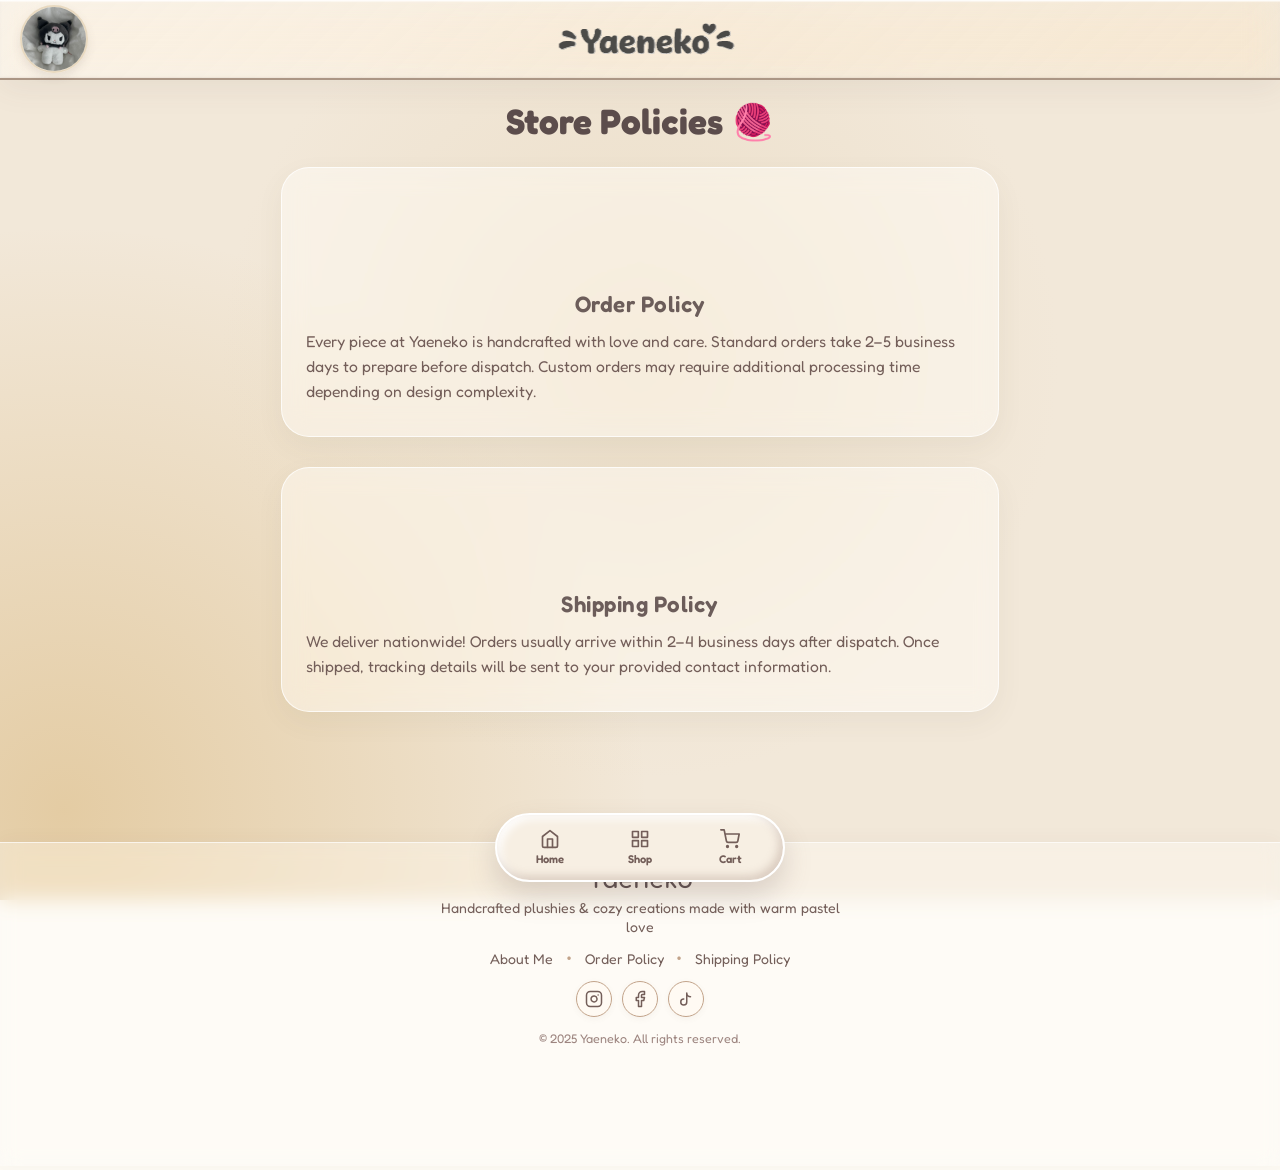
<file: policies.html>
<!DOCTYPE html>
<html lang="en">
<head>
    <meta charset="UTF-8">
    <meta name="viewport" content="width=device-width, initial-scale=1.0">
    <title>Store Policies — Yaeneko</title>

    <link rel="preconnect" href="https://fonts.googleapis.com">
    <link rel="preconnect" href="https://fonts.gstatic.com" crossorigin>
    <link href="https://fonts.googleapis.com/css2?family=Comfortaa:wght@300..700&family=Fredoka:wght@400;600;700&display=swap" rel="stylesheet">
    
    <link rel="stylesheet" href="style.css">
    <script src="script.js" defer></script>

    <style>
        .page-container {
            max-width: 750px;
            margin: 80px auto 0 auto;
            padding: 20px 16px 60px 16px;
        }

        .page-title {
            font-family: 'Fredoka', 'Comfortaa', cursive, sans-serif;
            font-size: 2.2rem;
            color: #5c4d4c;
            text-align: center;
            margin-bottom: 24px;
        }

        .policy-section {
            background: rgba(255, 255, 255, 0.45);
            backdrop-filter: blur(12px) saturate(130%);
            -webkit-backdrop-filter: blur(12px) saturate(130%);
            border: 1.5px solid rgba(255, 255, 255, 0.75);
            border-radius: 28px;
            padding: 32px 24px;
            box-shadow: 0 10px 28px rgba(92, 77, 76, 0.06);
            margin-bottom: 30px;
            scroll-margin-top: 100px;
        }

        .section-title {
            font-family: 'Fredoka', 'Comfortaa', cursive, sans-serif;
            font-size: 1.4rem;
            color: #5c4d4c;
            margin-bottom: 12px;
        }

        .policy-section p {
            font-family: 'Fredoka', cursive, sans-serif;
            font-size: 0.98rem;
            color: #735e59;
            line-height: 1.6;
        }
    </style>
</head>
<body>

    <div class="page-bg"></div>
<header class="shop-header">
    <a href="index.html" class="round-logo-link" aria-label="Yaeneko Home">
        <img src="kuromi logo.jpg" alt="Yaeneko" class="round-logo-img">
    </a>

    <a href="index.html" class="site-name-link" aria-label="Yaeneko Home">
        <img src="name.svg" alt="Yaeneko" class="site-name-img">
    </a>
</header>
    <main class="page-container">
        <h1 class="page-title">Store Policies 🧶</h1>

        <section class="policy-section" id="order-policy">
            <h2 class="section-title">Order Policy</h2>
            <p>Every piece at Yaeneko is handcrafted with love and care. Standard orders take 2–5 business days to prepare before dispatch. Custom orders may require additional processing time depending on design complexity.</p>
        </section>

        <section class="policy-section" id="shipping-policy">
            <h2 class="section-title">Shipping Policy</h2>
            <p>We deliver nationwide! Orders usually arrive within 2–4 business days after dispatch. Once shipped, tracking details will be sent to your provided contact information.</p>
        </section>
    </main>

    <footer class="site-footer">
        <div class="footer-content">
            <h2 class="footer-logo">Yaeneko</h2>
            <p class="footer-bio">Handcrafted plushies & cozy creations made with warm pastel love </p>
            <nav class="footer-links-row" aria-label="Footer Navigation">
                <a href="about.html" class="footer-link">About Me</a>
                <span class="footer-dot">•</span>
                <a href="policies.html#order-policy" class="footer-link">Order Policy</a>
                <span class="footer-dot">•</span>
                <a href="policies.html#shipping-policy" class="footer-link">Shipping Policy</a>
            </nav>
            <div class="footer-socials-row">
                <a href="https://www.instagram.com/yaeneko.bd?utm_source=ig_web_button_share_sheet&igsh=ZDNlZDc0MzIxNw==" target="_blank" rel="noopener noreferrer" class="social-btn" aria-label="Instagram">
                    <svg width="18" height="18" viewBox="0 0 24 24" fill="none" stroke="currentColor" stroke-width="2" stroke-linecap="round" stroke-linejoin="round"><rect x="2" y="2" width="20" height="20" rx="5" ry="5"></rect><path d="M16 11.37A4 4 0 1 1 12.63 8 4 4 0 0 1 16 11.37z"></path><line x1="17.5" y1="6.5" x2="17.51" y2="6.5"></line></svg>
                </a>
                <a href="https://www.facebook.com/people/Yaenekobd/61579429420812/" target="_blank" rel="noopener noreferrer" class="social-btn" aria-label="Facebook">
                    <svg width="18" height="18" viewBox="0 0 24 24" fill="none" stroke="currentColor" stroke-width="2" stroke-linecap="round" stroke-linejoin="round"><path d="M18 2h-3a5 5 0 0 0-5 5v3H7v4h3v8h4v-8h3l1-4h-4V7a1 1 0 0 1 1-1h3z"></path></svg>
                </a>
                <a href="https://www.tiktok.com/@yaeneko.bd" target="_blank" rel="noopener noreferrer" class="social-btn" aria-label="TikTok">
                    <svg width="18" height="18" viewBox="0 0 24 24" fill="none" stroke="currentColor" stroke-width="2" stroke-linecap="round" stroke-linejoin="round"><path d="M9 12a4 4 0 1 0 4 4V4a5 5 0 0 0 5 5"></path></svg>
                </a>
            </div>
            <p class="footer-copyright">© 2025 Yaeneko. All rights reserved.</p>
        </div>
    </footer>

    <nav class="floating-nav" aria-label="Main Navigation">
        <a href="index.html" class="nav-item">
            <svg viewBox="0 0 24 24" fill="none" stroke="currentColor" stroke-width="2" stroke-linecap="round" stroke-linejoin="round"><path d="M3 9l9-7 9 7v11a2 2 0 0 1-2 2H5a2 2 0 0 1-2-2z"/><polyline points="9 22 9 12 15 12 15 22"/></svg>
            <span>Home</span>
        </a>
        <a href="shop.html" class="nav-item">
            <svg viewBox="0 0 24 24" fill="none" stroke="currentColor" stroke-width="2" stroke-linecap="round" stroke-linejoin="round"><rect x="3" y="3" width="7" height="7"/><rect x="14" y="3" width="7" height="7"/><rect x="14" y="14" width="7" height="7"/><rect x="3" y="14" width="7" height="7"/></svg>
            <span>Shop</span>
        </a>
        <a href="cart.html" class="nav-item">
            <svg viewBox="0 0 24 24" fill="none" stroke="currentColor" stroke-width="2" stroke-linecap="round" stroke-linejoin="round"><circle cx="9" cy="21" r="1"/><circle cx="20" cy="21" r="1"/><path d="M1 1h4l2.68 13.39a2 2 0 0 0 2 1.61h9.72a2 2 0 0 0 2-1.61L23 6H6"/></svg>
            <span>Cart</span>
        </a>
    </nav>

</body>
</html>
</file>
<file: style.css>
/* Base Reset & Variables */
* {
    margin: 0;
    padding: 0;
    box-sizing: border-box;
}

:root {
    --accent-brown: #5c4d4c;  
}

html, body {
    width: 100%;
    max-width: 100%;
    overflow-x: hidden; /* Clips horizontal overflow permanently */
      
}

body {
    background-color: #fcf9f2;
    color: var(--accent-brown);
    font-family: system-ui, -apple-system, BlinkMacSystemFont, 'Segoe UI', Roboto, Helvetica, Arial, sans-serif;
    -webkit-font-smoothing: antialiased;
    width: 100%;
	max-width: 100%;
    min-height: 130vh;
	
	overflow-x: hidden;
}

.page-bg {
    position: fixed;
    inset: 0;
    background-color: #F2E8D9;
    background-image:
        radial-gradient(circle at 50% 40%, rgba(232, 217, 192, 0.7) 0%, transparent 50%),
        radial-gradient(circle at 5% 90%, rgba(201, 151, 63, 0.35) 0%, transparent 40%);
    background-repeat: no-repeat;
    background-size: cover;
    
    z-index: -1;
}
/* Header Styling */
.shop-header {
    display: flex;
    align-items: center;
    justify-content: center;
    gap: 16px;
    padding: 20px 20px;

    width: 100%;
    background: linear-gradient(
        135deg, 
        rgba(255, 255, 255, 0.45) 0%, 
        rgba(242, 232, 217, 0.25) 100%
    );

    /* 2. Frosted Liquid Blur */
    backdrop-filter: blur(16px) saturate(160%);
    -webkit-backdrop-filter: blur(16px) saturate(160%);

    /* 3. Glass Rim / Border Effect */
    border-bottom: 2.5px solid #ab9685;

    /* 4. 3D Glass Surface Reflections (Top inner glow + Bottom soft shadow) */
    box-shadow: 
        0 8px 32px 0 rgba(92, 77, 76, 0.08),
        inset 0 1.5px 1px 0 rgba(255, 255, 255, 0.9),
        inset 0 -1px 2px 0 rgba(115, 94, 89, 0.1);
    position: fixed !important;
    top: auto !important;
	left: 0 !important;
    z-index: 1000 !important;
    min-height: 80px;
}

/* Round logo, pinned to the left of the header */
.round-logo-link {
    position: absolute;
    left: 20px;
    top: 50%;
    transform: translateY(-50%);

    display: inline-flex;
    align-items: center;
    justify-content: center;
}

.round-logo-img {
    width: 68px;
    height: 68px;
    border-radius: 50%;
    object-fit: cover;
    display: block;

    border: 2px solid #e8d9c0;
    box-shadow: 0 4px 10px rgba(92, 77, 76, 0.12);
}

/* Yaeneko wordmark, centered in the header regardless of the
   width of the logo on the left / icons on the right */
.site-name-link {
    position: absolute;
    left: 50%;
    top: 50%;
    transform: translate(-50%, -50%);

    display: inline-flex;
    align-items: center;
    justify-content: center;
}

.site-name-img {
    height: 66px;
    width: auto;
    display: block;
    object-fit: contain;

    image-rendering: -webkit-optimize-contrast;
    image-rendering: crisp-edges;
	
	
    transform: translateZ(0);
    backface-visibility: hidden;
    -webkit-backface-visibility: hidden;
}

.explore-btn {
	margin: 26px auto 0;
    display: flex;
    align-items: center;
    justify-content: center;
    gap: 12px;
    width: 100%;
    max-width: 480px;      /* Sleek, elongated look */
    padding: 14px 30px;
    
    font-family: inherit;
    font-size: 1rem;
    font-weight: 500;
    text-decoration: none; /* Removes the default link underline */
    
    /* Filled theme coloring */
    background-color: #ab9685;
    color: #fcf9f2;        /* Cream white text color matching the body background */
    
    border: 3px solid #735e59;
    border-radius: 30px;   /* Fully rounded pill shape */
    cursor: pointer;
    box-shadow: 0 8px 20px rgba(92, 77, 76, 0.2);
    transition: all 0.3s ease;
	
}

.explore-btn:hover {
    background-color: #443736;
    border-color: #ab9685;
    box-shadow: 0 12px 24px rgba(92, 77, 76, 0.3);
    transform: translateY(-2px);
}


.explore-btn:hover svg {
    transform: translateX(4px);
}

.explore-btn svg {
    transition: transform 0.2s ease;
}

.explore-btn:active {
    transform: translateY(0);
}

.hero-section {
    width: 100%;
    display: flex;
    justify-content: center; /* Horizontally centers the hero box */
    align-items: center;     /* Vertically aligns content */
    padding: 16px 20px 10px;
    box-sizing: border-box;
}

@keyframes softFloat {
    0%, 100% { transform: translateY(0); }
    50% { transform: translateY(-6px); }
}
.hero-text {
    width: 100%;
    max-width: 320px;
    margin: 0 auto !important;
    text-align: center !important;
    color: #4a443f;
    /* ADD THIS LINE BELOW: */
    animation: softFloat 4s ease-in-out infinite;
}

.hero-text h1 {
    font-family: 'Fredoka', 'Comfortaa', cursive, sans-serif;
    font-size: 2.5rem;
    font-weight: 700;
    line-height: 1.15;
    letter-spacing: 0.5px;
    margin-bottom: 14px;
    color: #735e59;
    text-align: center !important;
}

.hero-text h5 {
    font-family: 'Comfortaa', cursive, sans-serif;
    font-size: 1.15rem;
    font-weight: 700;
    line-height: 1.4;
    opacity: 0.85;
    text-align: center !important;
    color: #8c706b;
    /* text-transform line removed so capital letters stay capital */
}

/* Category Row — horizontal scrollable strip of category shortcuts,
   sitting between the hero text and the "Fresh Off the Hook" section. */
.category-row-wrapper {
    width: 100%;
    padding: 10px 0 4px;
	margin-top: 20px;
    position: relative;
}

.category-row {
    display: flex;
    justify-content: center;
    flex-wrap: wrap;
    gap: 22px;
    max-width: 900px;
    margin: 0 auto;
    padding: 0 24px;
}

.category-item {
    display: flex;
    flex-direction: column;
    align-items: center;
    gap: 8px;
    text-decoration: none;
    -webkit-tap-highlight-color: transparent;
    transition: transform 0.2s ease;
}

.category-item:hover {
    transform: translateY(-3px);
}

.category-item:active {
    transform: translateY(0) scale(0.96);
}

.category-icon {
    width: 70px;
    height: 70px;

    background: rgba(255, 255, 255, 0.55);
    backdrop-filter: blur(1px) saturate(140%);
    -webkit-backdrop-filter: blur(1px) saturate(140%);

    border: 3.5px solid #ab9685;
    border-radius: 50%;

    display: flex;
    align-items: center;
    justify-content: center;
    overflow: hidden;

    box-shadow:
        0 10px 24px rgba(92, 77, 76, 0.12),
        0 4px 10px rgba(0, 0, 0, 0.04),
        inset 0 2px 4px rgba(255, 255, 255, 0.5);

    transition: border-color 0.2s ease, box-shadow 0.2s ease;
}

.category-item:hover .category-icon {
    border-color: #ab9685;
    box-shadow:
        0 14px 28px rgba(92, 77, 76, 0.16),
        inset 0 2px 4px rgba(255, 255, 255, 0.5);
}


.category-icon img {
    width: 100%;
    height: 100%;
    object-fit: cover;
    border-radius: 50%;
    display: block;
    pointer-events: none;
}

.category-label {
	font-family: 'Fredoka', 'Comfortaa', cursive, sans-serif;
    font-size: 2rem;
    font-weight: 600;
    color: #8c7568;
    white-space: nowrap;
    text-align: center;
	letter-spacing: 0.3px;
}
/* Cart Button Base Layout */
/* Cart Button - same style as first page */
.cart-btn {
    position: relative;
    display: flex;
    align-items: center;
    justify-content: center;

    width: 48px;
    height: 48px;

    color: #735e59;
    background: none;
    border: none;
    text-decoration: none;
    cursor: pointer;

    transition: all 0.3s cubic-bezier(0.25, 1, 0.5, 1);
}

.cart-btn:hover {
    color: #ab9685;
    transform: scale(1.15);
}

.cart-btn svg {
    width: 28px;
    height: 28px;
	filter: drop-shadow(0 0 0.3px currentColor);
}

/* Quantity Counter Badge resting over the logo */
.cart-count {
    position: absolute;
    top: -4px;
    right: -4px;

    background: #7a5c42;
    color: white;

    font-size: 0.65rem;
    font-weight: 700;

    width: 18px;
    height: 18px;
    border-radius: 50%;

    display: none;
    align-items: center;
    justify-content: center;

    border: 2px solid #fcf9f2;
}

/* Glass Plate Container for Instagram and Cart Buttons */
.header-actions {
    display: flex;
    align-items: center;
    justify-content: center;
    gap: 4px; /* Spacing between the buttons inside the plate */
    padding: 4px 8px; /* Padding inside the glass plate */

    width: fit-content;
    margin: 105px auto 10px auto;
	position: relative;

    /* Clear Glassmorphism Styling */
    background: rgba(255, 255, 255, 0.15);
    backdrop-filter: blur(2px) saturate(120%);
    -webkit-backdrop-filter: blur(2px) saturate(120%);

    /* Plate Borders & Radius matching the logo */
    border-radius: 30px;
    border: 1.5px solid rgba(255, 255, 255, 0.65);

    /* Subtle Light Edge Reflection */
    box-shadow: 
        0 8px 20px rgba(92, 77, 76, 0.06),   
        inset 0 1.5px 2px rgba(255, 255, 255, 0.9),
        inset 0 -1px 2px rgba(255, 255, 255, 0.3);
}

/* ===============================
   MOBILE RESPONSIVE OVERRIDES
   ===============================*/
  @media (max-width: 600px) {

.floating-nav {
        padding: 8px 14px !important;
        bottom: calc(16px + env(safe-area-inset-bottom)) !important;
        gap: 8px !important;
        max-width: 290px !important;
    }

    /* 2. Scale down individual nav buttons */
    .nav-item {
        padding: 6px 8px !important;
        gap: 3px !important;      /* Reduces space between icon and text */
    }

    /* 3. Reduce SVG icon sizes */
    .nav-item svg {
        width: 20px !important;
        height: 20px !important;
    }

    /* 4. Shrink font size */
    .nav-item span {
        font-size: 0.7rem !important;
    }

    /* 1. Header & Typography Adjustments */
    .shop-header {
        padding: 11px 15px;
        gap: 10px;
    }

    .round-logo-img {
        width: 51px;
        height: 51px;
    }

    .site-name-img {
        height: 60px; /* Slightly smaller for mobile screens */
    }

    .explore-btn {
        max-width: 260px;
        margin: 18px auto 0 auto;
        padding: 10px 20px;
        font-size: 0.88rem;
    }

   
    /* Category row becomes a horizontally swipeable strip on mobile so
       all 8 categories don't have to wrap into several rows. */
    .category-row-wrapper {
        padding: 10px 0 6px;
    }

    .category-row {
        flex-wrap: nowrap;
        justify-content: flex-start;
        overflow-x: auto;
        scroll-snap-type: x proximity;
        -webkit-overflow-scrolling: touch;
        gap: 16px;
        padding: 4px 20px 10px;
        scrollbar-width: none; /* Firefox */
    }

    .category-row::-webkit-scrollbar {
        display: none; /* Chrome/Safari */
    }

    .category-item {
        flex: 0 0 auto;
        scroll-snap-align: start;
    }

    .category-icon {
        width: clamp(60px, 22vw, 70px);
        height: clamp(60px, 22vw, 70px);
        border-width: 2.5px;
        box-shadow: 0 8px 20px rgba(92, 77, 76, 0.15);
    }

    .category-label {
        font-size: clamp(.75rem, 2.2vw, 0.75rem);
    }
	
	
	.header-actions {
        padding: 2px 6px;
        gap: 2px;
        margin: 95px auto 10px auto;
    }
	
.hero-section {
        width: 100%;
        padding: 12px 16px 4px;
    }

.hero-text {
        text-align: center !important; 
        padding: 0;
        margin: 6px auto 0 auto !important;
        max-width: 280px;
    }

.hero-text h1 {
        font-size: 2.2rem;
        text-align: center !important;
    }
	
.hero-text h5 {
        font-size: 1rem;
        text-align: center !important;
    }
	
	
    .section-title {
		
        transform: translateY(-70px);
        font-size: 1.3rem;
		color: #4a443f;
    }
	
	.stack-container {
        position: relative;
		width: 100%;
		z-index: 10;
		transform: translateY(-130px);
    }
    .stack-card {
        width: 120px;
		border-width: 2.5px;
		border-radius: 22px;
    }
    .stack-card.slot-mid-left { transform: translateX(-65px) scale(0.85); }
    .stack-card.slot-mid-right { transform: translateX(65px) scale(0.85); }
    .stack-card.slot-far-left { transform: translateX(-120px) scale(0.7); }
    .stack-card.slot-far-right { transform: translateX(120px) scale(0.7); }


  }

@media (max-width: 380px) {
    .logo {
        font-size: 1.8rem;
    }

    .explore-btn {
        max-width: 270px;
        padding: 9px 16px;
        font-size: 0.8rem;
    }

    .shop-header {
        padding: 10px 12px;
        gap: 8px;
    }

    .round-logo-img {
        width: 42px;
        height: 42px;
    }

    .site-name-img {
        height: 39px;
    }
} 
   
    .header-actions {
    display: flex;
    align-items: center;
    justify-content: center;
    gap: 6px; /* Adjust spacing between Instagram and Cart buttons */
}  
   
   
   
   .section-title {
   
    font-family: 'Fredoka', 'Comfortaa', cursive, sans-serif;
    
    /* Medium, fluid size */
    font-size: 1.3rem;
    font-weight: 600;
    color: #4a443f; 
    text-align: center;
    width: 100%;
    letter-spacing: 0.5px;
    opacity: 0.9;
	margin-top: 10vh; 
    margin-bottom: 20px;
    width: 100%;
    padding: 0 16px;
    box-sizing: border-box;
}



.stack-container {
    position: relative;
    width: 100%;
    max-width: 800px;
    height: 380px;
    margin: 40px auto 60px auto;
    display: flex;
    justify-content: center;
    align-items: center;
    perspective: 1000px;
    touch-action: pan-y;
    z-index: 10;
	overflow: hidden;
}

/* Individual Vertical Card Base */
.stack-card {
    position: absolute;
    width: 170px;
    aspect-ratio: 3 / 4;
    border-radius: 28px;
    border: 3.5px solid #fff5ea;
    overflow: hidden;
    background: #fff;
    box-shadow: 
        0 0 0 2px #c9b5a1,                        
        0 12px 24px -4px rgba(115, 94, 89, 0.25), 
        inset 0 0 0 1.5px rgba(255, 255, 255, 0.8);
    transition: transform 0.4s ease, filter 0.4s ease, opacity 0.4s ease, z-index 0.4s ease;
    cursor: pointer;
    user-select: none;
    -webkit-user-drag: none;
	touch-action: pan-y;
}

.stack-card img {
    width: 100%;
    height: 100%;
    object-fit: cover;
    pointer-events: none;
}

/* --- THE 5 STACK SLOTS --- */

/* 1. Center Image (Front) */
.stack-card.slot-center {
    z-index: 5;
    transform: translateX(0) scale(1.1);
    filter: none;
    opacity: 1;
}

/* 2. Middle-Left (Behind center) */
.stack-card.slot-mid-left {
    z-index: 3;
    transform: translateX(-110px) scale(0.9);
    filter: none; 
    opacity: 0.95;
}

/* 3. Middle-Right (Behind center) */
.stack-card.slot-mid-right {
    z-index: 3;
    transform: translateX(110px) scale(0.9);
    filter: none;
    opacity: 0.95;
}

/* 4. Far-Left (Furthest back) */
.stack-card.slot-far-left {
    z-index: 1;
    transform: translateX(-200px) scale(0.75);
    filter: none; 
    opacity: 0.95;
}

/* 5. Far-Right (Furthest back) */
.stack-card.slot-far-right {
    z-index: 1;
    transform: translateX(200px) scale(0.75);
    filter: none;
    opacity: 0.95;
}

/* Pop-up Overlay Background */
.image-modal {
    display: flex;
    position: fixed;
    inset: 0;
    width: 100vw;
    height: 100vh;
    z-index: 2000;
    align-items: center;
    justify-content: center;
    padding: 20px;
    
    /* Warm dark tint + high blur */
    background: rgba(40, 32, 28, 0.45);
    backdrop-filter: blur(12px) saturate(130%);
    -webkit-backdrop-filter: blur(12px) saturate(130%);
    
    /* Smooth fade in/out instead of instant display */
    opacity: 0;
    visibility: hidden;
    pointer-events: none;
    transition: opacity 0.4s cubic-bezier(0.16, 1, 0.3, 1), visibility 0.4s ease;
}

.image-modal.active {
    opacity: 1;
    visibility: visible;
    pointer-events: auto;
}

/* The Pop-up Image */
.modal-content {
    max-width: 85%;
    max-height: 80vh;
	height: auto;
	margin: auto;
    border-radius: 20px;
    box-shadow: 0 25px 50px rgba(0, 0, 0, 0.6);
    border: 2px solid rgba(255, 255, 255, 0.3);
    object-fit: contain;
    animation: slideToCenter 0.45s cubic-bezier(0.2, 0.8, 0.2, 1) forwards;
}

.modal-card {
    position: relative;
    display: flex;
    flex-direction: column;
    align-items: center;
    padding: 24px;
    max-width: 90%;
    width: 360px;
    
    /* Claymorphism container */
    background: #fcf9f2;
    border-radius: 30px;
    box-shadow: 
        12px 12px 24px rgba(139, 111, 92, 0.25),
        -12px -12px 24px rgba(255, 255, 255, 0.9);
    animation: slideToCenter 0.35s ease-out forwards;
}

.modal-wrapper {
    position: relative;
    display: flex;
    flex-direction: column;
    align-items: center;
    width: 100%;
    max-width: 360px;
    padding: 20px;
    
    /* Organic cozy card styling */
    background: linear-gradient(145deg, #fefcf7, #f6f0e4);
    border-radius: 32px;
    border: 1.5px solid rgba(255, 255, 255, 0.8);
    box-shadow: 0 20px 40px -10px rgba(60, 45, 35, 0.3);
    
    /* Soft physics spring animation */
    transform: scale(0.82) translateY(30px);
    transition: transform 0.5s cubic-bezier(0.34, 1.56, 0.64, 1);
}

.image-modal.active .modal-wrapper {
    transform: scale(1) translateY(0);
	
}

/* Close Button (X) */
.modal-close {
    position: absolute;
    top: 16px;
    right: 16px;
    width: 36px;
    height: 36px;
    border-radius: 50%;
    
    /* Subtle Frosted Glass Effect */
    background: rgba(255, 255, 255, 0.45);
    backdrop-filter: blur(8px);
    -webkit-backdrop-filter: blur(8px);
    border: 1.5px solid rgba(255, 255, 255, 0.8);
    
    /* Text / Icon alignment */
    color: #5c4d4c;
    display: flex;
    align-items: center;
    justify-content: center;
    font-family: Arial, sans-serif;
    font-size: 20px;
    font-weight: 300;
    line-height: 1;
    cursor: pointer;
    z-index: 20;
    
    /* Soft elevation shadow */
    box-shadow: 0 4px 12px rgba(92, 77, 76, 0.12);
    transition: all 0.25s cubic-bezier(0.25, 1, 0.5, 1);
}


.modal-close:hover {
    background: rgba(255, 255, 255, 0.85);
    color: #2c2625;
    transform: scale(1.1) rotate(90deg);
    box-shadow: 0 6px 16px rgba(92, 77, 76, 0.2);
}

.modal-close:active {
    transform: scale(0.95);
}

/* Clean Minimalist White Product Title */
.modal-title {
    font-family: 'Fredoka', 'Comfortaa', cursive, sans-serif;
    color: #5c4d4c;
    font-size: 1.15rem;
    font-weight: 600;
    letter-spacing: 0.3px;
    margin-top: 16px;
    margin-bottom: 8px;
    text-align: center;
    padding: 8px 18px;
    
    /* Soft Claymorphism Pill Style */
    background: #fcf9f2;
    border-radius: 20px;
    box-shadow: 
        0 4px 8px rgba(0, 0, 0, 0.12),
        inset 1.5px 1.5px 2px #ffffff,
        inset -1.5px -1.5px 2px rgba(139, 111, 92, 0.15);
		
    -webkit-font-smoothing: antialiased;
    -moz-osx-font-smoothing: grayscale;
    transform: translateZ(0);
}

/* Clean Minimalist White Product Price */
.modal-price {
    font-family: inherit;
    color: #735e59;
    font-size: 1rem;
    font-weight: 700;
    letter-spacing: 0.2px;
    margin-bottom: 18px;
    text-align: center;
    padding: 6px 14px;
    
    /* Clay Pill Tag Style */
    background: #e6ded3;
    border-radius: 16px;
    box-shadow: 
        0 3px 6px rgba(0, 0, 0, 0.1),
        inset 1px 1px 2px #ffffff,
        inset -1px -1px 2px rgba(92, 77, 76, 0.15);
		
	-webkit-font-smoothing: antialiased;
    -moz-osx-font-smoothing: grayscale;
     transform: translateZ(0);	
}

.modal-actions {
    display: flex;
    gap: 12px;
    width: 100%;
    max-width: 300px;
}

.clay-btn {
    flex: 1;
    padding: 11px 16px;
    font-family: inherit;
    font-size: 0.9rem;
    font-weight: 600;
    border: none;
    border-radius: 18px;
    cursor: pointer;
    transition: transform 0.15s ease;
}

.btn-cart {
    background: #e6ded3;
    color: #5c4d4c;
    box-shadow: 
        3px 4px 10px rgba(0, 0, 0, 0.35),
        inset 1px 1px 2px rgba(255, 255, 255, 0.2);
}

.btn-buy {
    background: #ab9685;
    color: #ffffff;
    box-shadow: 
        3px 4px 10px rgba(0, 0, 0, 0.35),
        inset 1px 1px 2px rgba(255, 255, 255, 0.2);
}

.clay-btn:active {
    transform: scale(0.96);
    box-shadow: 
        inset 3px 3px 6px rgba(0, 0, 0, 0.15),
        inset -3px -3px 6px rgba(255, 255, 255, 0.5);
}
/* Smooth Zoom-In Animation */
@keyframes slideToCenter {
    0% {
        opacity: 0;
        transform: translateY(120px) scale(0.8);
    }
    100% {
        opacity: 1;
        transform: translateY(0) scale(1);
    }
}

/* 2. SCATTER / FALL DOWN EFFECT FOR THE BACKGROUND CARDS */
.stack-container.modal-active .stack-card {
    transition: transform 0.6s cubic-bezier(0.16, 1, 0.3, 1), opacity 0.4s ease;
    opacity: 0 !important;
}

/* Send left cards sliding out to the left */
.stack-container.modal-active .slot-far-left,
.stack-container.modal-active .slot-mid-left {
    transform: translateX(-160px) translateY(50px) rotate(-8deg) scale(0.7) !important;
}

/* Send right cards sliding out to the right */
.stack-container.modal-active .slot-mid-right,
.stack-container.modal-active .slot-far-right {
    transform: translateX(160px) translateY(50px) rotate(8deg) scale(0.7) !important;
}

/* Drop the center card downward */
.stack-container.modal-active .slot-center {
    transform: translateY(80px) scale(0.6) !important;
}




/* =========================================================================
   CUSTOM ORDER BUTTON & MODAL
   ========================================================================= */

/* Trigger Button Layout */
.custom-order-wrapper {
    display: flex;
    justify-content: center;
    width: 100%;
    padding: 0 20px;
    margin: 10px auto 40px auto;
    position: relative;
    z-index: 10;
}

.custom-order-btn {
    display: flex;
    flex-direction: column;
    align-items: center;
    justify-content: center;
    gap: 4px;
    width: 100%;
    max-width: 440px;
    padding: 14px 24px;
    
    /* Matte terracotta/clay base color */
    background: #e6ded3; 
    border: none;
    border-radius: 30px;
    cursor: pointer;
    
    /* Claymorphism: Dark outer drop shadow + Warm inner depth (no bright white glow) */
    box-shadow: 
        6px 6px 14px rgba(92, 77, 76, 0.25),            /* Soft outer drop shadow */
        inset 2.5px 2.5px 4px rgba(255, 255, 255, 0.45), /* Top-left light edge */
        inset -3px -3px 6px rgba(0, 0, 0, 0.18);
        
    transition: all 0.2s cubic-bezier(0.25, 1, 0.5, 1);
    -webkit-tap-highlight-color: transparent;
}

.custom-order-btn:hover {
    transform: translateY(-2px) scale(1.01);
    box-shadow: 
        8px 8px 20px rgba(139, 111, 92, 0.25),
        -8px -8px 20px rgba(255, 255, 255, 0.9),
        inset 1.5px 1.5px 2px #ffffff;
}

.custom-order-btn:active {
    transform: translateY(2px) scale(0.98);
    box-shadow: 
        inset 3px 3px 6px rgba(0, 0, 0, 0.25),
        inset -2px -2px 4px rgba(255, 255, 255, 0.5);
}

.custom-title {
    font-family: 'Fredoka', 'Comfortaa', cursive, sans-serif;
    font-size: 1.1rem;
    font-weight: 600;
    color: #5c4d4c;
}

.custom-subtitle {
    font-family: system-ui, -apple-system, sans-serif;
    font-size: 0.82rem;
    color: #735e59;
    opacity: 0.85;
}

/* Modal Overlay Base */
.custom-modal {
    position: fixed;
    inset: 0;
    z-index: 2100;
    display: flex;
    align-items: center;
    justify-content: center;
    padding: 20px;
    background: rgba(40, 32, 28, 0.45);
    backdrop-filter: blur(10px) saturate(120%);
    -webkit-backdrop-filter: blur(10px) saturate(120%);
    
    opacity: 0;
    visibility: hidden;
    pointer-events: none;
    transition: opacity 0.3s ease, visibility 0.3s ease;
}

.custom-modal.active {
    opacity: 1;
    visibility: visible;
    pointer-events: auto;
}

/* Modal Popup Card */
.custom-modal-card {
    position: relative;
    display: flex;
    flex-direction: column;
    align-items: center;
    width: 100%;
    max-width: 360px;
    padding: 28px 24px 24px 24px;
    
    /* Solid, warm clay tone instead of gradient */
    background: #f2ebd9; 
    border-radius: 32px;
    border: 2px solid #735e59;
    
    /* Soft matte clay depth */
    box-shadow: 
        8px 12px 24px rgba(60, 45, 35, 0.2),
        inset 2px 2px 5px rgba(255, 255, 255, 0.7),
        inset -4px -4px 8px rgba(139, 111, 92, 0.15);
    
    transform: scale(0.85) translateY(20px);
    transition: transform 0.35s cubic-bezier(0.34, 1.56, 0.64, 1);
}

.custom-modal.active .custom-modal-card {
    transform: scale(1) translateY(0);
}

.custom-modal-close {
    position: absolute;
    top: 14px;
    right: 14px;
    width: 32px;
    height: 32px;
    border-radius: 50%;
    background: rgba(255, 255, 255, 0.5);
    border: 1px solid rgba(255, 255, 255, 0.8);
    color: #5c4d4c;
    font-size: 18px;
    cursor: pointer;
    display: flex;
    align-items: center;
    justify-content: center;
    transition: all 0.2s ease;
}

.custom-modal-close:hover {
    background: #ffffff;
    transform: scale(1.08);
}

.custom-modal-heading {
    font-family: 'Fredoka', 'Comfortaa', cursive, sans-serif;
    font-size: 1.25rem;
    font-weight: 600;
    color: #5c4d4c;
    text-align: center;
    margin-bottom: 8px;
}

.custom-modal-text {
    font-family: system-ui, -apple-system, sans-serif;
    font-size: 0.88rem;
    line-height: 1.45;
    color: #735e59;
    text-align: center;
    margin-bottom: 20px;
}

.custom-modal-btn {
    display: inline-flex;
    align-items: center;
    justify-content: center;
    width: 100%;
    padding: 12px 20px;
    
    font-family: 'Fredoka', 'Comfortaa', cursive, sans-serif;
    font-size: 0.95rem;
    font-weight: 600;
    color: #ffffff;
    text-decoration: none;
    background: #ab9685;
    border-radius: 20px;
    box-shadow: 0 4px 12px rgba(92, 77, 76, 0.2);
    transition: all 0.2s ease;
}

.custom-modal-btn:hover {
    background: #443736;
    transform: translateY(-1px);
}

/* Mobile Alignment Adjustments */
@media (max-width: 600px) {
    .custom-order-wrapper {
        margin-top: -200px;
    }
    
    .custom-title {
        font-size: 0.98rem;
    }
    
    .custom-subtitle {
        font-size: 0.75rem;
    }
}


/* =========================================================================
   FLOATING REAL CLAY NAVIGATION BAR
   ========================================================================= */
.floating-nav {
    position: fixed;
    /* Adjust this distance from the bottom as needed */
    bottom: calc(18px + env(safe-area-inset-bottom)); 
    left: 50%;
    transform: translateX(-50%);
    
    display: flex;
    align-items: center;
    justify-content: space-around;
    gap: 8px;
    
    width: calc(100% - 56px);
    max-width: 290px;
    padding: 8px 12px;
    
    /* Clay Material Styling */
    background: #f7efe3; /* Soft cream ceramic base */
    border-radius: 50px; /* Smooth rounded clay pill */
    border: 2px solid #ffffff;
    
    /* 3D Clay Elevation: Soft outer drop shadow + Dual inner shadows for 3D puff volume */
    box-shadow: 
        0 14px 28px rgba(115, 94, 89, 0.22),           /* Soft floor elevation shadow */
        inset -4px -4px 8px rgba(184, 161, 149, 0.45),  /* Inner shadow bottom-right for depth */
        inset 4px 4px 8px rgba(255, 255, 255, 0.95);    /* Inner top-left highlight for bulbous volume */
        
    z-index: 500;
}

/* Sliding pill that glides to whichever tab is active — sits behind the
   icons/labels and is fully controlled by JS (see script.js). It has no
   transition set inline; script.js turns the transition on/off so the
   very first paint on a page is instant and only page-to-page moves glide. */
.nav-indicator {
    position: absolute;
    top: 6px;
    bottom: 6px;
    left: 0;
    border-radius: 30px;
    background: #f2e4d3; /* Slightly darker recessed clay color */
    box-shadow:
        inset 3px 3px 6px rgba(139, 111, 92, 0.35),
        inset -3px -3px 6px rgba(255, 255, 255, 0.9);
    z-index: 0;
    pointer-events: none;
    will-change: transform;
}

/* Clay Navigation Items */
.floating-nav .nav-item {
    display: flex;
    flex-direction: column;
    align-items: center;
    justify-content: center;
    gap: 3px;
    
    flex: 1;
    padding: 6px 0;
    text-decoration: none;
    color: #735e59;
    font-family: 'Fredoka', 'Comfortaa', cursive, sans-serif; /* Matching your site fonts */
    font-size: 0.7rem;
    font-weight: 600;
    border-radius: 30px;
    position: relative;
    z-index: 1; /* sits above .nav-indicator */
    
    -webkit-tap-highlight-color: transparent;
}

.floating-nav .nav-item svg {
    width: 20px;
    height: 20px;
}

/* Active Page Clay Button Highlight — color/icon only now; the recessed
   clay background itself lives on .nav-indicator. */
.floating-nav .nav-item.active {
    color: #5c4d4c;
}



/* =========================================================================
   COMPACT FULL-WIDTH FOOTER
   ========================================================================= */
.site-footer {
    width: 100%;
    margin-top: 40px;
    padding: 24px 16px calc(120px + env(safe-area-inset-bottom)) 16px; /* Extra clearance so the floating nav never covers the copyright line */
    background: rgba(255, 255, 255, 0.35);
    backdrop-filter: blur(10px) saturate(120%);
    -webkit-backdrop-filter: blur(10px) saturate(120%);
    border-top: 1.5px solid rgba(255, 255, 255, 0.65);
    box-shadow: 0 -4px 16px rgba(92, 77, 76, 0.03);
}

.footer-content {
    max-width: 800px;
    margin: 0 auto;
    display: flex;
    flex-direction: column;
    align-items: center;
    text-align: center;
}

.footer-logo {
    font-family: 'Comfortaa', cursive, sans-serif;
    font-size: 1.5rem; /* Slightly smaller logo */
    font-weight: 700;
    color: #5c4d4c;
    margin-bottom: 4px;
}

.footer-bio {
    font-family: 'Fredoka', 'Comfortaa', cursive, sans-serif;
    font-size: 0.88rem;
    color: #735e59;
    max-width: 420px;
    line-height: 1.35;
    margin-bottom: 14px;
}

/* Side-by-side Links */
.footer-links-row {
    display: flex;
    align-items: center;
    justify-content: center;
    flex-wrap: wrap;
    gap: 12px;
    margin-bottom: 14px;
}

.footer-link {
    font-family: 'Fredoka', cursive, sans-serif;
    font-size: 0.88rem;
    color: #735e59;
    text-decoration: none;
    transition: color 0.2s ease, transform 0.2s ease;
}

.footer-link:hover {
    color: #ab9685;
    transform: translateY(-1px);
}

.footer-dot {
    color: #c2a38a;
    font-size: 0.75rem;
}

/* Social Buttons Row */
.footer-socials-row {
    display: flex;
    align-items: center;
    justify-content: center;
    gap: 10px;
    margin-bottom: 14px;
}

.social-btn {
    display: inline-flex;
    align-items: center;
    justify-content: center;
    width: 36px;
    height: 36px;
    border-radius: 50%;
    background: #fffaf3;
    color: #735e59;
    border: 1.5px solid #c2a38a;
    box-shadow: 0 2px 6px rgba(115, 94, 89, 0.06);
    transition: all 0.25s ease;
    text-decoration: none;
}

.social-btn:hover {
    background: #ab9685;
    color: #fffaf3;
    border-color: #ab9685;
    transform: translateY(-2px);
}

/* Copyright Line */
.footer-copyright {
    font-family: 'Fredoka', cursive, sans-serif;
    font-size: 0.78rem;
    color: #8c706b;
    opacity: 0.85;
}
</file>
